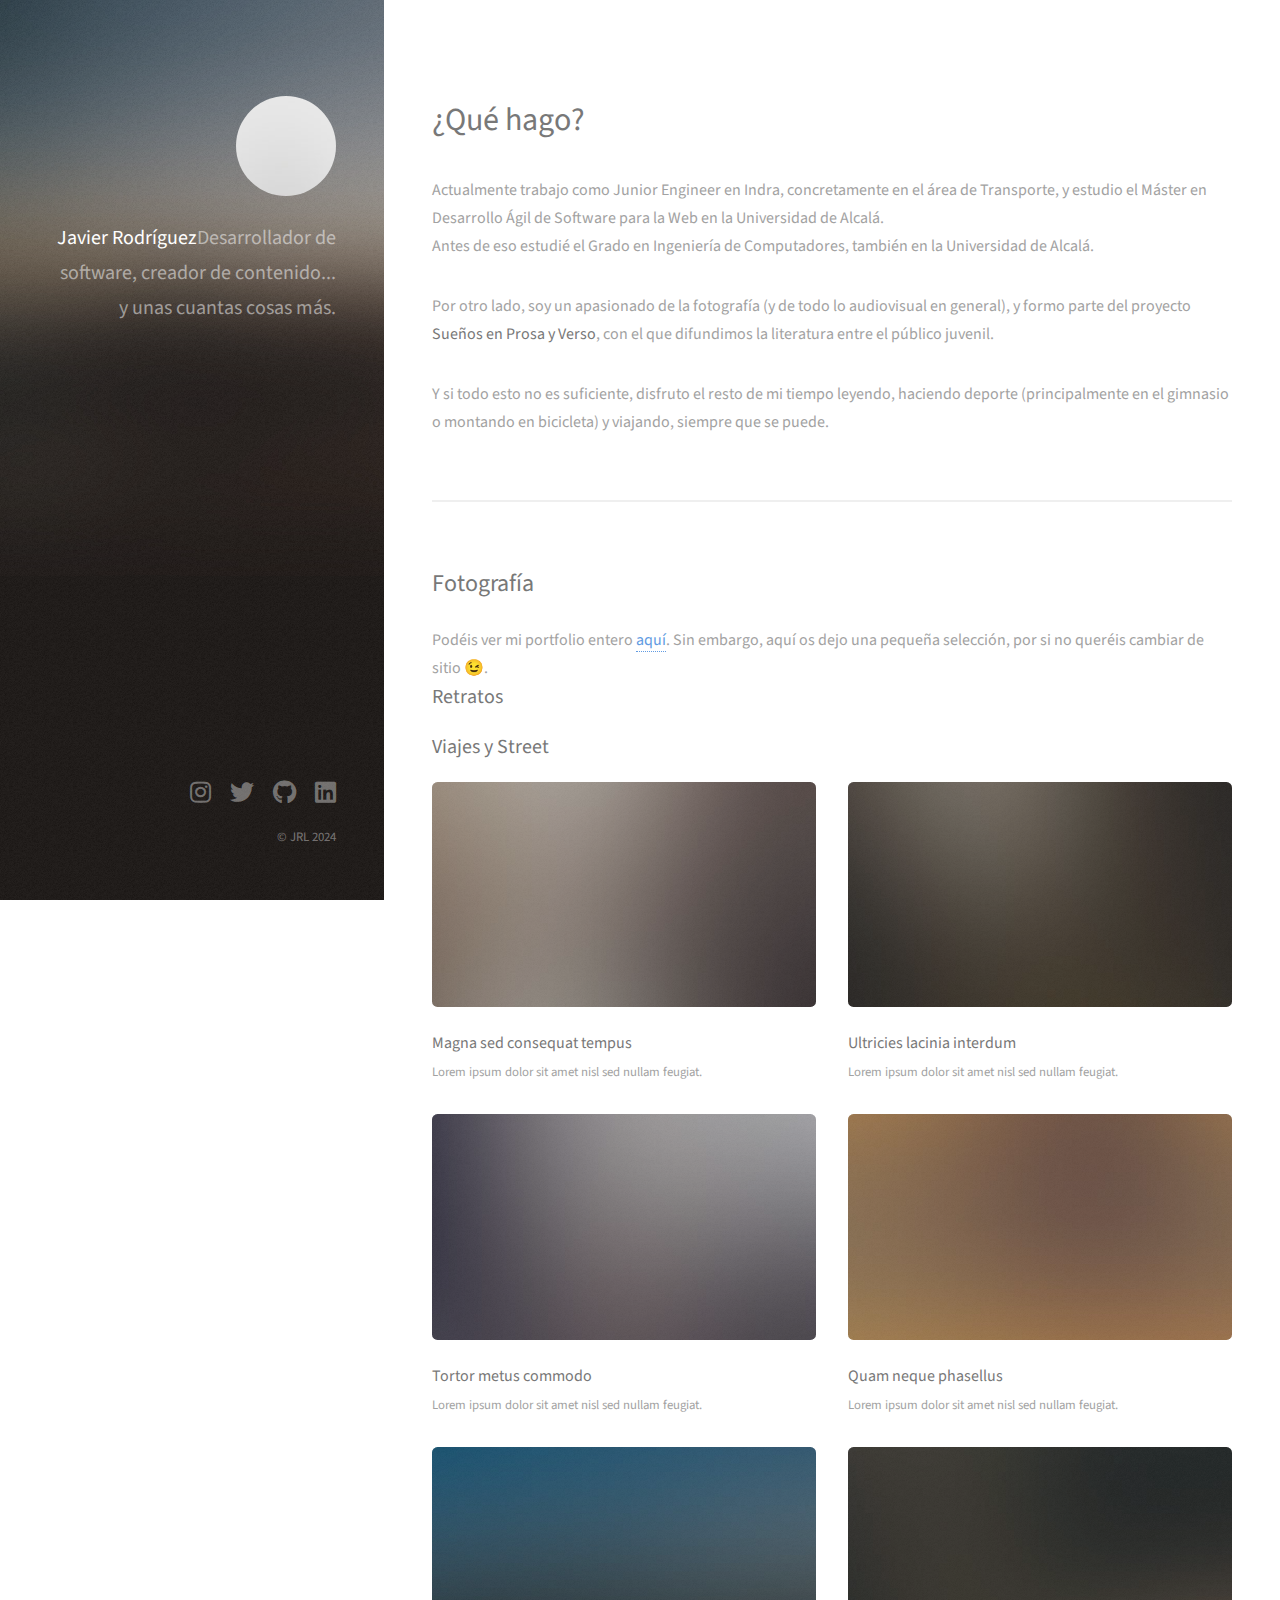
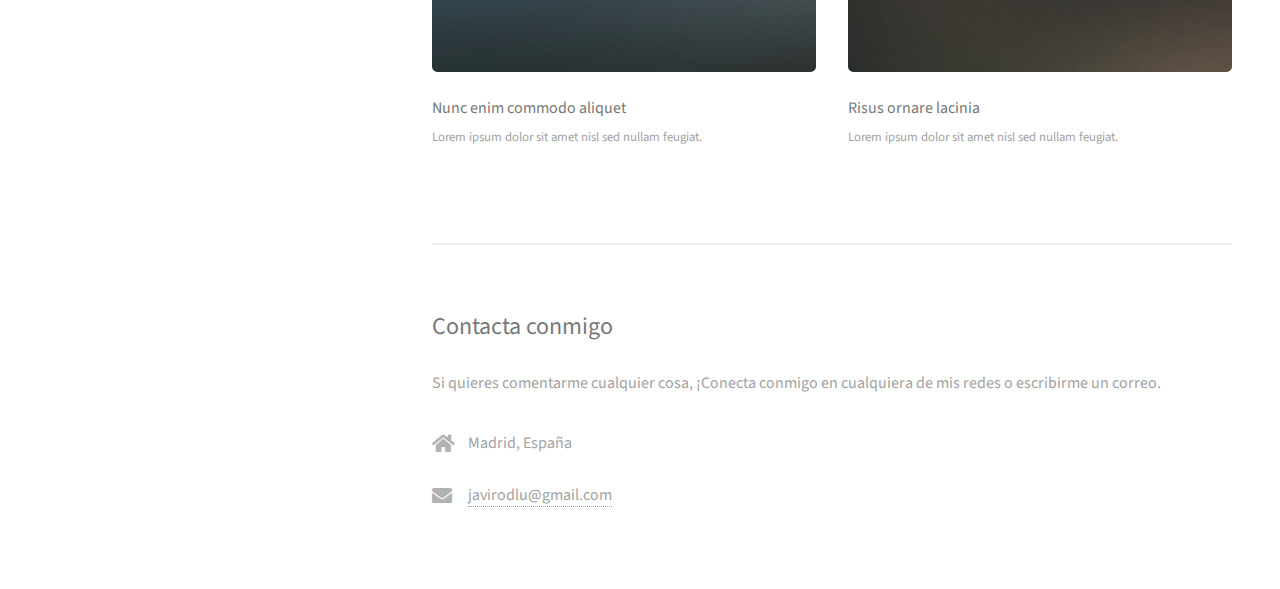
<file: index.html>
<!DOCTYPE HTML>
<!--
	Strata by Pixelarity
	pixelarity.com | hello@pixelarity.com
	License: pixelarity.com/license
-->
<html>
	<head>
		<title>Javier Rodríguez</title>
		<meta charset="utf-8" />
		<meta name="viewport" content="width=device-width, initial-scale=1, user-scalable=no" />
		<link rel="stylesheet" href="assets/css/main.css" />
		<link rel="icon" type="image/png" href="images/favicon.png"/>
	</head>
	<body class="is-preload">

		<!-- Header -->
			<header id="header">
				<div class="inner">
					<a href="#" class="image avatar"><img src="images/avatar.jpg" alt="" /></a>
					<h1><strong>Javier Rodríguez</strong><br />Desarrollador de software,<br />
					creador de contenido...<br />
					y unas cuantas cosas más.</h1>
				</div>
			</header>

		<!-- Main -->
			<div id="main">

				<!-- One -->
					<section id="one">
						<header class="major">
							<h2>¿Qué hago?</h2>
						</header>
						<p>	Actualmente trabajo como Junior Engineer en Indra, concretamente en el área de Transporte, 
							y estudio el Máster en Desarrollo Ágil de Software para la Web en la Universidad de Alcalá.<br />
							Antes de eso estudié el Grado en Ingeniería de Computadores, también en la Universidad de Alcalá.</p>
						<p>	Por otro lado, soy un apasionado de la fotografía (y de todo lo audiovisual en general), 
							y formo parte del proyecto <b>Sueños en Prosa y Verso</b>, con el que difundimos la literatura 
							entre el público juvenil. </p>
						<p> Y si todo esto no es suficiente, disfruto el resto de mi tiempo leyendo, 
							haciendo deporte (principalmente en el gimnasio o montando en bicicleta) 
							y viajando, siempre que se puede. </p>
						<!--ul class="actions">
							<li><a href="#" class="button">Learn More</a></li>
						</ul-->
					</section>

				<!-- Two -->
					<section id="two">
						<h2>Fotografía</h2>
						Podéis ver mi portfolio entero <a href="https://jrlphotography.github.io/">aquí</a>.
						Sin embargo, aquí os dejo una pequeña selección, por si no queréis cambiar de sitio 😉.
						<h3>Retratos</h3>
						<h3>Viajes y Street</h3>
						<div class="row">
							<article class="col-6 col-12-xsmall work-item">
								<a href="images/fulls/01.jpg" class="image fit thumb"><img src="images/thumbs/01.jpg" alt="" /></a>
								<h3>Magna sed consequat tempus</h3>
								<p>Lorem ipsum dolor sit amet nisl sed nullam feugiat.</p>
							</article>
							<article class="col-6 col-12-xsmall work-item">
								<a href="images/fulls/02.jpg" class="image fit thumb"><img src="images/thumbs/02.jpg" alt="" /></a>
								<h3>Ultricies lacinia interdum</h3>
								<p>Lorem ipsum dolor sit amet nisl sed nullam feugiat.</p>
							</article>
							<article class="col-6 col-12-xsmall work-item">
								<a href="images/fulls/03.jpg" class="image fit thumb"><img src="images/thumbs/03.jpg" alt="" /></a>
								<h3>Tortor metus commodo</h3>
								<p>Lorem ipsum dolor sit amet nisl sed nullam feugiat.</p>
							</article>
							<article class="col-6 col-12-xsmall work-item">
								<a href="images/fulls/04.jpg" class="image fit thumb"><img src="images/thumbs/04.jpg" alt="" /></a>
								<h3>Quam neque phasellus</h3>
								<p>Lorem ipsum dolor sit amet nisl sed nullam feugiat.</p>
							</article>
							<article class="col-6 col-12-xsmall work-item">
								<a href="images/fulls/05.jpg" class="image fit thumb"><img src="images/thumbs/05.jpg" alt="" /></a>
								<h3>Nunc enim commodo aliquet</h3>
								<p>Lorem ipsum dolor sit amet nisl sed nullam feugiat.</p>
							</article>
							<article class="col-6 col-12-xsmall work-item">
								<a href="images/fulls/06.jpg" class="image fit thumb"><img src="images/thumbs/06.jpg" alt="" /></a>
								<h3>Risus ornare lacinia</h3>
								<p>Lorem ipsum dolor sit amet nisl sed nullam feugiat.</p>
							</article>
						</div>
						<!--ul class="actions">
							<li><a href="#" class="button">Full Portfolio</a></li>
						</ul-->
					</section>

				<!-- Three -->
					<section id="three">
						<h2>Contacta conmigo</h2>
						<p>Si quieres comentarme cualquier cosa, ¡Conecta conmigo en cualquiera de mis redes o escribirme un correo.</p>
						<div class="row">
							<!--div class="col-8 col-12-small">
								<form method="post" action="#">
									<div class="row gtr-uniform gtr-50">
										<div class="col-6 col-12-xsmall"><input type="text" name="name" id="name" placeholder="Name" /></div>
										<div class="col-6 col-12-xsmall"><input type="email" name="email" id="email" placeholder="Email" /></div>
										<div class="col-12"><textarea name="message" id="message" placeholder="Message" rows="4"></textarea></div>
									</div>
								</form>
								<ul class="actions">
									<li><input type="submit" value="Send Message" /></li>
								</ul>
							</div-->
							<div class="col-4 col-12-small">
								<ul class="labeled-icons">
									<li>
										<h3 class="icon solid fa-home"><span class="label">Address</span></h3>
										Madrid, España
									</li>
									<!--li>
										<h3 class="icon solid fa-mobile-alt"><span class="label">Phone</span></h3>
										000-000-0000
									</li-->
									<li>
										<h3 class="icon solid fa-envelope"><span class="label">Email</span></h3>
										<a href="#">javirodlu@gmail.com</a>
									</li>
								</ul>
							</div>
						</div>
					</section>

				<!-- Four -->
				<!--
					<section id="four">
						<h2>Elements</h2>

						<section>
							<h4>Text</h4>
							<p>This is <b>bold</b> and this is <strong>strong</strong>. This is <i>italic</i> and this is <em>emphasized</em>.
							This is <sup>superscript</sup> text and this is <sub>subscript</sub> text.
							This is <u>underlined</u> and this is code: <code>for (;;) { ... }</code>. Finally, <a href="#">this is a link</a>.</p>
							<hr />
							<header>
								<h4>Heading with a Subtitle</h4>
								<p>Lorem ipsum dolor sit amet nullam id egestas urna aliquam</p>
							</header>
							<p>Nunc lacinia ante nunc ac lobortis. Interdum adipiscing gravida odio porttitor sem non mi integer non faucibus ornare mi ut ante amet placerat aliquet. Volutpat eu sed ante lacinia sapien lorem accumsan varius montes viverra nibh in adipiscing blandit tempus accumsan.</p>
							<header>
								<h5>Heading with a Subtitle</h5>
								<p>Lorem ipsum dolor sit amet nullam id egestas urna aliquam</p>
							</header>
							<p>Nunc lacinia ante nunc ac lobortis. Interdum adipiscing gravida odio porttitor sem non mi integer non faucibus ornare mi ut ante amet placerat aliquet. Volutpat eu sed ante lacinia sapien lorem accumsan varius montes viverra nibh in adipiscing blandit tempus accumsan.</p>
							<hr />
							<h2>Heading Level 2</h2>
							<h3>Heading Level 3</h3>
							<h4>Heading Level 4</h4>
							<h5>Heading Level 5</h5>
							<h6>Heading Level 6</h6>
							<hr />
							<h5>Blockquote</h5>
							<blockquote>Fringilla nisl. Donec accumsan interdum nisi, quis tincidunt felis sagittis eget tempus euismod. Vestibulum ante ipsum primis in faucibus vestibulum. Blandit adipiscing eu felis iaculis volutpat ac adipiscing accumsan faucibus. Vestibulum ante ipsum primis in faucibus lorem ipsum dolor sit amet nullam adipiscing eu felis.</blockquote>
							<h5>Preformatted</h5>
							<pre><code>i = 0;

while (!deck.isInOrder()) {
print 'Iteration ' + i;
deck.shuffle();
i++;
}

print 'It took ' + i + ' iterations to sort the deck.';</code></pre>
						</section>

						<section>
							<h4>Lists</h4>
							<div class="row">
								<div class="col-6 col-12-xsmall">
									<h5>Unordered</h5>
									<ul>
										<li>Dolor pulvinar etiam magna etiam.</li>
										<li>Sagittis adipiscing lorem eleifend.</li>
										<li>Felis enim feugiat dolore viverra.</li>
									</ul>
									<h5>Alternate</h5>
									<ul class="alt">
										<li>Dolor pulvinar etiam magna etiam.</li>
										<li>Sagittis adipiscing lorem eleifend.</li>
										<li>Felis enim feugiat dolore viverra.</li>
									</ul>
								</div>
								<div class="col-6 col-12-xsmall">
									<h5>Ordered</h5>
									<ol>
										<li>Dolor pulvinar etiam magna etiam.</li>
										<li>Etiam vel felis at lorem sed viverra.</li>
										<li>Felis enim feugiat dolore viverra.</li>
										<li>Dolor pulvinar etiam magna etiam.</li>
										<li>Etiam vel felis at lorem sed viverra.</li>
										<li>Felis enim feugiat dolore viverra.</li>
									</ol>
									<h5>Icons</h5>
									<ul class="icons">
										<li><a href="#" class="icon brands fa-twitter"><span class="label">Twitter</span></a></li>
										<li><a href="#" class="icon brands fa-facebook-f"><span class="label">Facebook</span></a></li>
										<li><a href="#" class="icon brands fa-instagram"><span class="label">Instagram</span></a></li>
										<li><a href="#" class="icon brands fa-github"><span class="label">Github</span></a></li>
										<li><a href="#" class="icon brands fa-dribbble"><span class="label">Dribbble</span></a></li>
										<li><a href="#" class="icon brands fa-tumblr"><span class="label">Tumblr</span></a></li>
									</ul>
								</div>
							</div>
							<h5>Actions</h5>
							<ul class="actions">
								<li><a href="#" class="button primary">Default</a></li>
								<li><a href="#" class="button">Default</a></li>
							</ul>
							<ul class="actions small">
								<li><a href="#" class="button primary small">Small</a></li>
								<li><a href="#" class="button small">Small</a></li>
							</ul>
							<div class="row">
								<div class="col-6 col-12-small">
									<ul class="actions stacked">
										<li><a href="#" class="button primary">Default</a></li>
										<li><a href="#" class="button">Default</a></li>
									</ul>
								</div>
								<div class="col-6 col-12-small">
									<ul class="actions stacked">
										<li><a href="#" class="button primary small">Small</a></li>
										<li><a href="#" class="button small">Small</a></li>
									</ul>
								</div>
								<div class="col-6 col-12-small">
									<ul class="actions stacked">
										<li><a href="#" class="button primary fit">Default</a></li>
										<li><a href="#" class="button fit">Default</a></li>
									</ul>
								</div>
								<div class="col-6 col-12-small">
									<ul class="actions stacked">
										<li><a href="#" class="button primary small fit">Small</a></li>
										<li><a href="#" class="button small fit">Small</a></li>
									</ul>
								</div>
							</div>
						</section>

						<section>
							<h4>Table</h4>
							<h5>Default</h5>
							<div class="table-wrapper">
								<table>
									<thead>
										<tr>
											<th>Name</th>
											<th>Description</th>
											<th>Price</th>
										</tr>
									</thead>
									<tbody>
										<tr>
											<td>Item One</td>
											<td>Ante turpis integer aliquet porttitor.</td>
											<td>29.99</td>
										</tr>
										<tr>
											<td>Item Two</td>
											<td>Vis ac commodo adipiscing arcu aliquet.</td>
											<td>19.99</td>
										</tr>
										<tr>
											<td>Item Three</td>
											<td> Morbi faucibus arcu accumsan lorem.</td>
											<td>29.99</td>
										</tr>
										<tr>
											<td>Item Four</td>
											<td>Vitae integer tempus condimentum.</td>
											<td>19.99</td>
										</tr>
										<tr>
											<td>Item Five</td>
											<td>Ante turpis integer aliquet porttitor.</td>
											<td>29.99</td>
										</tr>
									</tbody>
									<tfoot>
										<tr>
											<td colspan="2"></td>
											<td>100.00</td>
										</tr>
									</tfoot>
								</table>
							</div>

							<h5>Alternate</h5>
							<div class="table-wrapper">
								<table class="alt">
									<thead>
										<tr>
											<th>Name</th>
											<th>Description</th>
											<th>Price</th>
										</tr>
									</thead>
									<tbody>
										<tr>
											<td>Item One</td>
											<td>Ante turpis integer aliquet porttitor.</td>
											<td>29.99</td>
										</tr>
										<tr>
											<td>Item Two</td>
											<td>Vis ac commodo adipiscing arcu aliquet.</td>
											<td>19.99</td>
										</tr>
										<tr>
											<td>Item Three</td>
											<td> Morbi faucibus arcu accumsan lorem.</td>
											<td>29.99</td>
										</tr>
										<tr>
											<td>Item Four</td>
											<td>Vitae integer tempus condimentum.</td>
											<td>19.99</td>
										</tr>
										<tr>
											<td>Item Five</td>
											<td>Ante turpis integer aliquet porttitor.</td>
											<td>29.99</td>
										</tr>
									</tbody>
									<tfoot>
										<tr>
											<td colspan="2"></td>
											<td>100.00</td>
										</tr>
									</tfoot>
								</table>
							</div>
						</section>

						<section>
							<h4>Buttons</h4>
							<ul class="actions">
								<li><a href="#" class="button primary">Primary</a></li>
								<li><a href="#" class="button">Default</a></li>
							</ul>
							<ul class="actions">
								<li><a href="#" class="button large">Large</a></li>
								<li><a href="#" class="button">Default</a></li>
								<li><a href="#" class="button small">Small</a></li>
							</ul>
							<ul class="actions fit">
								<li><a href="#" class="button primary fit">Fit</a></li>
								<li><a href="#" class="button fit">Fit</a></li>
							</ul>
							<ul class="actions fit small">
								<li><a href="#" class="button primary fit small">Fit + Small</a></li>
								<li><a href="#" class="button fit small">Fit + Small</a></li>
							</ul>
							<ul class="actions">
								<li><a href="#" class="button primary icon solid fa-download">Icon</a></li>
								<li><a href="#" class="button icon solid fa-download">Icon</a></li>
							</ul>
							<ul class="actions">
								<li><span class="button primary disabled">Primary</span></li>
								<li><span class="button disabled">Default</span></li>
							</ul>
						</section>

						<section>
							<h4>Form</h4>
							<form method="post" action="#">
								<div class="row gtr-uniform gtr-50">
									<div class="col-6 col-12-xsmall">
										<input type="text" name="demo-name" id="demo-name" value="" placeholder="Name" />
									</div>
									<div class="col-6 col-12-xsmall">
										<input type="email" name="demo-email" id="demo-email" value="" placeholder="Email" />
									</div>
									<div class="col-12">
										<select name="demo-category" id="demo-category">
											<option value="">- Category -</option>
											<option value="1">Manufacturing</option>
											<option value="1">Shipping</option>
											<option value="1">Administration</option>
											<option value="1">Human Resources</option>
										</select>
									</div>
									<div class="col-4 col-12-small">
										<input type="radio" id="demo-priority-low" name="demo-priority" checked>
										<label for="demo-priority-low">Low Priority</label>
									</div>
									<div class="col-4 col-12-small">
										<input type="radio" id="demo-priority-normal" name="demo-priority">
										<label for="demo-priority-normal">Normal Priority</label>
									</div>
									<div class="col-4 col-12-small">
										<input type="radio" id="demo-priority-high" name="demo-priority">
										<label for="demo-priority-high">High Priority</label>
									</div>
									<div class="col-6 col-12-small">
										<input type="checkbox" id="demo-copy" name="demo-copy">
										<label for="demo-copy">Email me a copy of this message</label>
									</div>
									<div class="col-6 col-12-small">
										<input type="checkbox" id="demo-human" name="demo-human" checked>
										<label for="demo-human">I am a human and not a robot</label>
									</div>
									<div class="col-12">
										<textarea name="demo-message" id="demo-message" placeholder="Enter your message" rows="6"></textarea>
									</div>
									<div class="col-12">
										<ul class="actions">
											<li><input type="submit" value="Send Message" class="primary" /></li>
											<li><input type="reset" value="Reset" /></li>
										</ul>
									</div>
								</div>
							</form>
						</section>

						<section>
							<h4>Image</h4>
							<h5>Fit</h5>
							<div class="box alt">
								<div class="row gtr-50 gtr-uniform">
									<div class="col-12"><span class="image fit"><img src="images/fulls/05.jpg" alt="" /></span></div>
									<div class="col-4"><span class="image fit"><img src="images/thumbs/01.jpg" alt="" /></span></div>
									<div class="col-4"><span class="image fit"><img src="images/thumbs/02.jpg" alt="" /></span></div>
									<div class="col-4"><span class="image fit"><img src="images/thumbs/03.jpg" alt="" /></span></div>
									<div class="col-4"><span class="image fit"><img src="images/thumbs/04.jpg" alt="" /></span></div>
									<div class="col-4"><span class="image fit"><img src="images/thumbs/05.jpg" alt="" /></span></div>
									<div class="col-4"><span class="image fit"><img src="images/thumbs/06.jpg" alt="" /></span></div>
									<div class="col-4"><span class="image fit"><img src="images/thumbs/03.jpg" alt="" /></span></div>
									<div class="col-4"><span class="image fit"><img src="images/thumbs/02.jpg" alt="" /></span></div>
									<div class="col-4"><span class="image fit"><img src="images/thumbs/01.jpg" alt="" /></span></div>
								</div>
							</div>
							<h5>Left &amp; Right</h5>
							<p><span class="image left"><img src="images/avatar.jpg" alt="" /></span>Fringilla nisl. Donec accumsan interdum nisi, quis tincidunt felis sagittis eget. tempus euismod. Vestibulum ante ipsum primis in faucibus vestibulum. Blandit adipiscing eu felis iaculis volutpat ac adipiscing accumsan eu faucibus. Integer ac pellentesque praesent tincidunt felis sagittis eget. tempus euismod. Vestibulum ante ipsum primis in faucibus vestibulum. Blandit adipiscing eu felis iaculis volutpat ac adipiscing accumsan eu faucibus. Integer ac pellentesque praesent. Donec accumsan interdum nisi, quis tincidunt felis sagittis eget. tempus euismod. Vestibulum ante ipsum primis in faucibus vestibulum. Blandit adipiscing eu felis iaculis volutpat ac adipiscing accumsan eu faucibus. Integer ac pellentesque praesent tincidunt felis sagittis eget. tempus euismod. Vestibulum ante ipsum primis in faucibus vestibulum. Blandit adipiscing eu felis iaculis volutpat ac adipiscing accumsan eu faucibus. Integer ac pellentesque praesent.</p>
							<p><span class="image right"><img src="images/avatar.jpg" alt="" /></span>Fringilla nisl. Donec accumsan interdum nisi, quis tincidunt felis sagittis eget. tempus euismod. Vestibulum ante ipsum primis in faucibus vestibulum. Blandit adipiscing eu felis iaculis volutpat ac adipiscing accumsan eu faucibus. Integer ac pellentesque praesent tincidunt felis sagittis eget. tempus euismod. Vestibulum ante ipsum primis in faucibus vestibulum. Blandit adipiscing eu felis iaculis volutpat ac adipiscing accumsan eu faucibus. Integer ac pellentesque praesent. Donec accumsan interdum nisi, quis tincidunt felis sagittis eget. tempus euismod. Vestibulum ante ipsum primis in faucibus vestibulum. Blandit adipiscing eu felis iaculis volutpat ac adipiscing accumsan eu faucibus. Integer ac pellentesque praesent tincidunt felis sagittis eget. tempus euismod. Vestibulum ante ipsum primis in faucibus vestibulum. Blandit adipiscing eu felis iaculis volutpat ac adipiscing accumsan eu faucibus. Integer ac pellentesque praesent.</p>
						</section>

					</section>
				-->

			</div>

		<!-- Footer -->
			<footer id="footer">
				<div class="inner">
					<ul class="icons">
						<li><a href="#" class="icon brands fa-instagram"><span class="label">Instagram</span></a></li>
						<li><a href="https://x.com/JaviRo312" class="icon brands fa-twitter"><span class="label">X</span></a></li>
						<li><a href="https://github.com/JaviRodLu" class="icon brands fa-github"><span class="label">Github</span></a></li>
						<li><a href="https://www.linkedin.com/in/javirodlu/" class="icon brands fa-linkedin"><span class="label">LinkedIn</span></a></li>
						<!--li><a href="#" class="icon solid fa-envelope"><span class="label">Email</span></a></li-->
					</ul>
					<ul class="copyright">
						<li>&copy; JRL 2024</li>
					</ul>
				</div>
			</footer>

		<!-- Scripts -->
			<script src="assets/js/jquery.min.js"></script>
			<script src="assets/js/jquery.poptrox.min.js"></script>
			<script src="assets/js/browser.min.js"></script>
			<script src="assets/js/breakpoints.min.js"></script>
			<script src="assets/js/util.js"></script>
			<script src="assets/js/main.js"></script>

	</body>
</html>
</file>
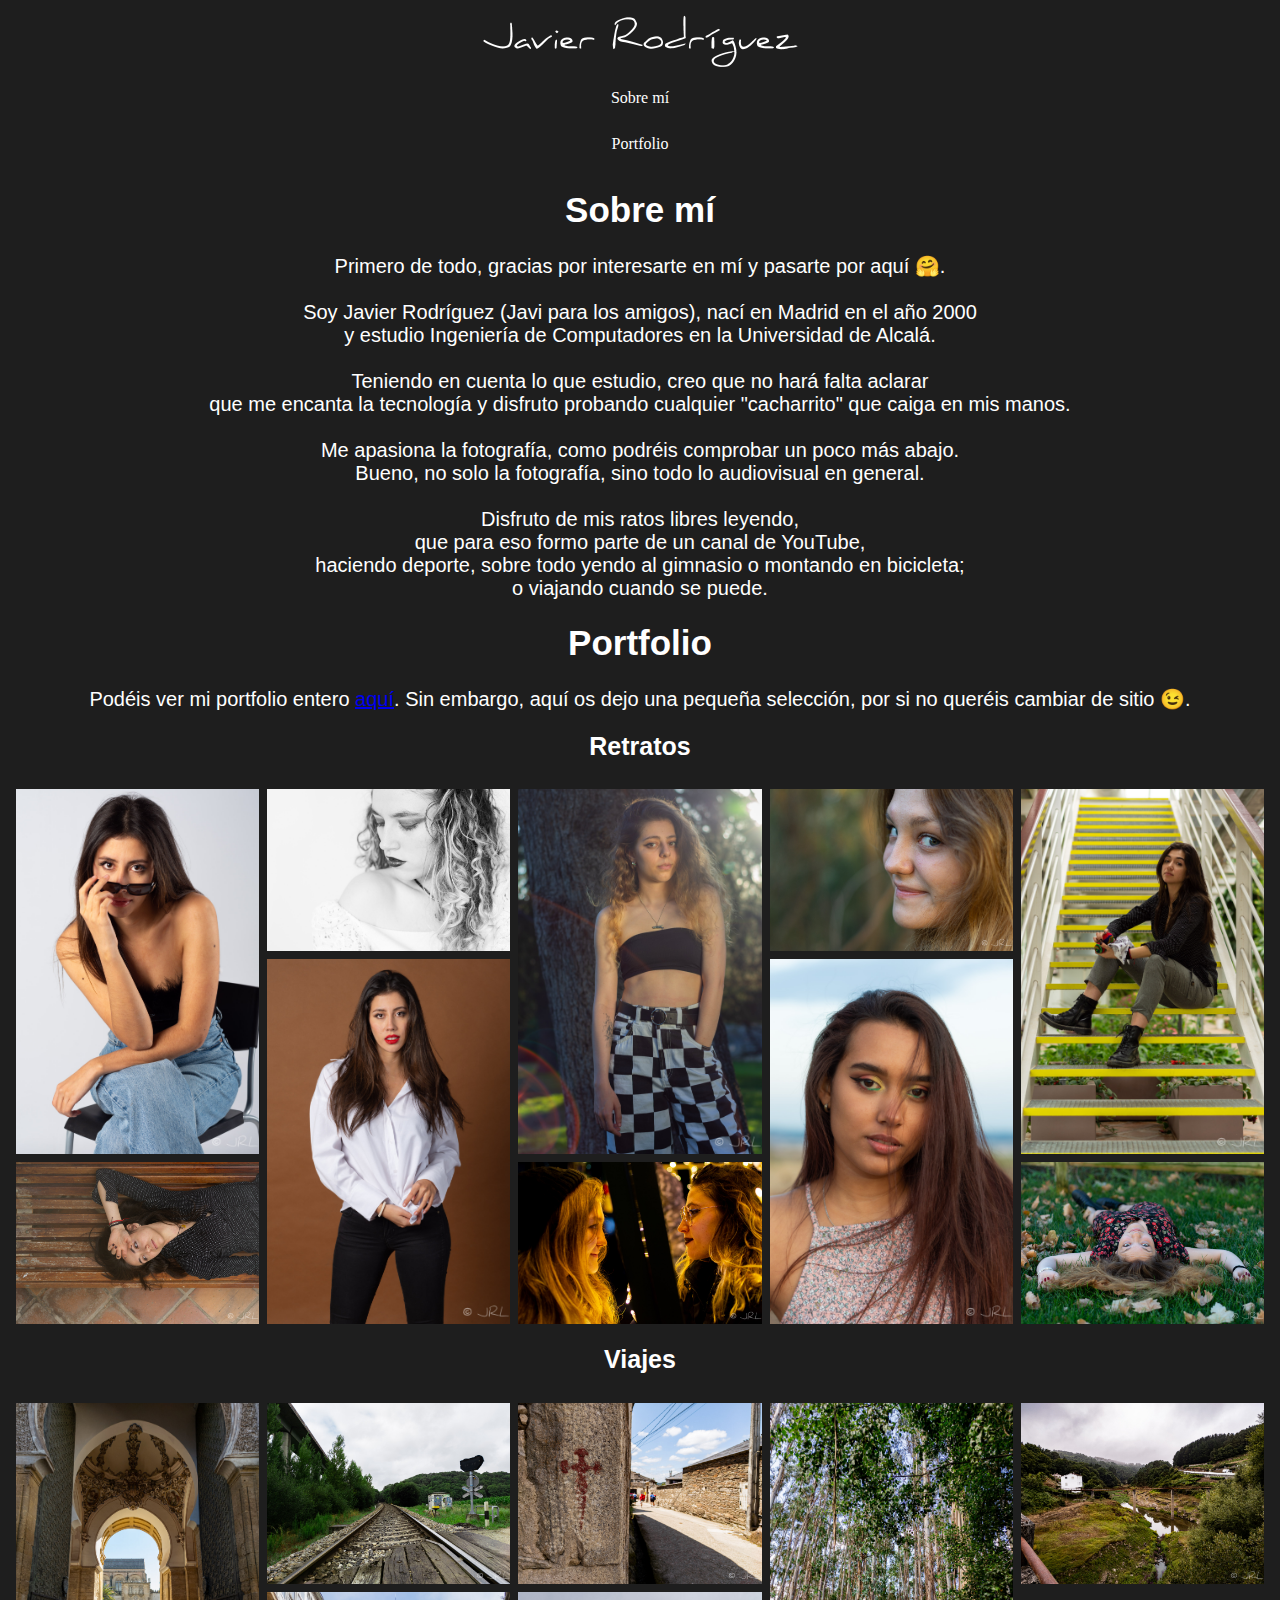
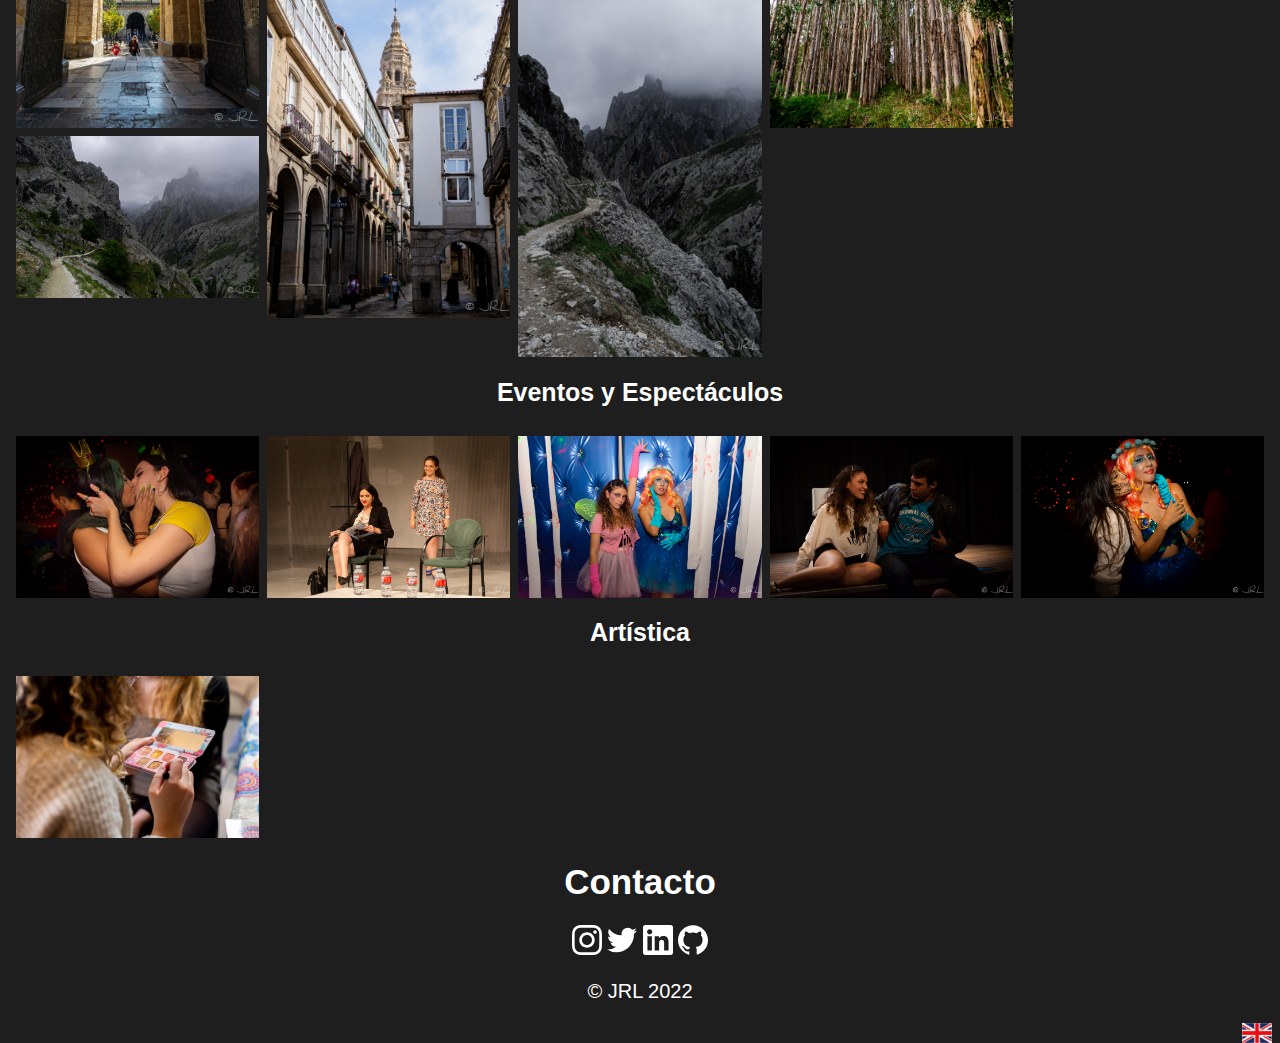
<file: _old/index.html>
<!doctype html>
<html>
	<head>
		<meta charset="utf-8" name="viewport" content="width=device-width, initial-scale=1.0">
		<link rel="icon" type="image/png" href="images/resources/favicon.png"/>
		<style>
			@import url("jrl.css");
		</style>
		<title>Javier Rodríguez</title>
	</head>

	<body>
		<header>
			<img src="images/resources/nombre.png" width="320" height="60" alt="Javier Rodríguez">
		</header>
		<nav>
				<ul>
					<li><a href="#sobremi">Sobre mí</a></li>
					<li><a href="#portfolio">Portfolio</a></li>
				</ul>
			</nav>
		<section>
			<h1 id="sobremi">Sobre mí</h1>
			<p>
				Primero de todo, gracias por interesarte en mí y pasarte por aquí 🤗.<br><br>
				
				Soy Javier Rodríguez (Javi para los amigos), nací en Madrid en el año 2000<br>y estudio Ingeniería de Computadores en la Universidad de Alcalá.<br><br>

				Teniendo en cuenta lo que estudio, creo que no hará falta aclarar<br>
				que me encanta la tecnología y disfruto probando cualquier "cacharrito" que caiga en mis manos.<br><br>

				Me apasiona la fotografía, como podréis comprobar un poco más abajo.<br>
				Bueno, no solo la fotografía, sino todo lo audiovisual en general.<br><br>

				Disfruto de mis ratos libres leyendo,<br>
				que para eso formo parte de un canal de YouTube,<br>
				haciendo deporte, sobre todo yendo al gimnasio o montando en bicicleta;<br>
				o viajando cuando se puede.
			</p>
		</section>
		<section>
			<h1 id="portfolio">Portfolio</h1>
			<p>
				Podéis ver mi portfolio entero <a href="https://jrlphotography.github.io/">aquí</a>.
				Sin embargo, aquí os dejo una pequeña selección, por si no queréis cambiar de sitio 😉. 
			</p>
			<h2>Retratos</h2>
			<div class="row">
				<div class="column">
					<img src="images/portfolio/retratos/samia_27ene22-2.jpg" alt="Samia">
					<img src="images/portfolio/retratos/Dome_25-03-2022-3.jpg" alt="Doménica">
				</div>
				<div class="column">
					<img src="images/portfolio/retratos/Alba_SerLaOtra-1.jpg" alt="Alba">
					<img src="images/portfolio/retratos/samia_27ene22-4.jpg" alt="Samia">
				</div>
				<div class="column">
					<img src="images/portfolio/retratos/Alicia_10-06-2022-11.jpg" alt="Alicia">
					<img src="images/portfolio/retratos/NavidadTorrejon2019-1.jpg" alt="Bárbara y Alba">
				</div>
				<div class="column">
					<img src="images/portfolio/retratos/Barbara_20-08-2021-2.jpg" alt="Bárbara">
					<img src="images/portfolio/retratos/Jael_22-09-2020-11.jpg" alt="Jael">
				</div>
				<div class="column">
					<img src="images/portfolio/retratos/Dome_25-03-2022-1.jpg" alt="Doménica">
					<img src="images/portfolio/retratos/Barbara_20-08-2021-3.jpg" alt="Bárbara">
				</div>
			</div>
			<h2>Viajes</h2>
			<div class="row">
				<div class="column">
					<img src="images/portfolio/viajes/MezquitaCordoba_31-12-2021-1.jpg" alt="Mezquita de Córdoba">
					<img src="images/portfolio/viajes/RutaDelCares2018-2.jpg" alt="Ruta del Cares">
				</div>
				<div class="column">
					<img src="images/portfolio/viajes/CaminoDeSantiago2021-2.jpg" alt="Camino de Santiago">
					<img src="images/portfolio/viajes/CaminoDeSantiago2021-10.jpg" alt="Santiago de Compostela">
				</div>
				<div class="column">
					<img src="images/portfolio/viajes/CaminoDeSantiago2021-4.jpg" alt="Camino de Santiago">
					<img src="images/portfolio/viajes/RutaDelCares2018-1.jpg" alt="Ruta del Cares">
				</div>
				<div class="column">
					<img src="images/portfolio/viajes/CaminoDeSantiago2021-8.jpg" alt="Camino de Santiago">
				</div>
				<div class="column">
					<img src="images/portfolio/viajes/CaminoDeSantiago2021-6.jpg" alt="Camino de Santiago">
				</div>
			</div>
			<h2>Eventos y Espectáculos</h2>
			<div class="row">
				<div class="column">
					<img src="images/portfolio/social y eventos/FiestaHalloweenAmorevo2021-1.jpg" alt="Halloween">
				</div>
				<div class="column">
					<img src="images/portfolio/social y eventos/MetodoGronholm_29-07-2021-1.jpg" alt="Método Grönholm">
				</div>
				<div class="column">
					<img src="images/portfolio/social y eventos/FiestaHalloweenAmorevo2021-2.jpg" alt="Halloween">
				</div>
				<div class="column">
					<img src="images/portfolio/social y eventos/Malditos16_02-07-2021-2.jpg" alt="Halloween">
				</div>
				<div class="column">
					<img src="images/portfolio/social y eventos/FiestaHalloweenAmorevo2021-4.jpg" alt="Halloween">
				</div>
			</div>
			<h2>Artística</h2>
			<div class="row">
				<div class="column">
					<img src="images/portfolio/artistica/ArbolDeLibros_13-12-2020-1.jpg" alt="Maquillaje">
				</div>
				<div class="column">

				</div>
				<div class="column">

				</div>
				<div class="column">

				</div>
				<div class="column">

				</div>
			</div>
		</section>
	</body>

	<footer>
		<h1 id="contacto">Contacto</h1>
		<p>
			<a href="https://www.instagram.com/jrlphotos_/"><img src="images/resources/instagram.svg" width="30" alt="Link a Instagram (@jrlphotos_)"></a>
			<a href="https://twitter.com/JaviRo312"><img src="images/resources/twitter.svg" width="30" alt="Link a Twitter (JaviRo312)"></a>
			<a href= "https://linkedin.com/in/JaviRodLu/"><img src="images/resources/linkedin.svg" width="30" alt="Link a LinkedIn (JaviRodLu)"></a>
			<a href="https://github.com/JaviRodLu"><img src="images/resources/github.svg" width="30" alt="Link a GitHub (JaviRodLu)"></a></p>	
		<p>© JRL 2022</p>
		<a href="index-en.html"><img src="images/resources/english.png" width="30" height="20" align="right" alt="Ver en inglés"></a>
	</footer>
</html>
</file>
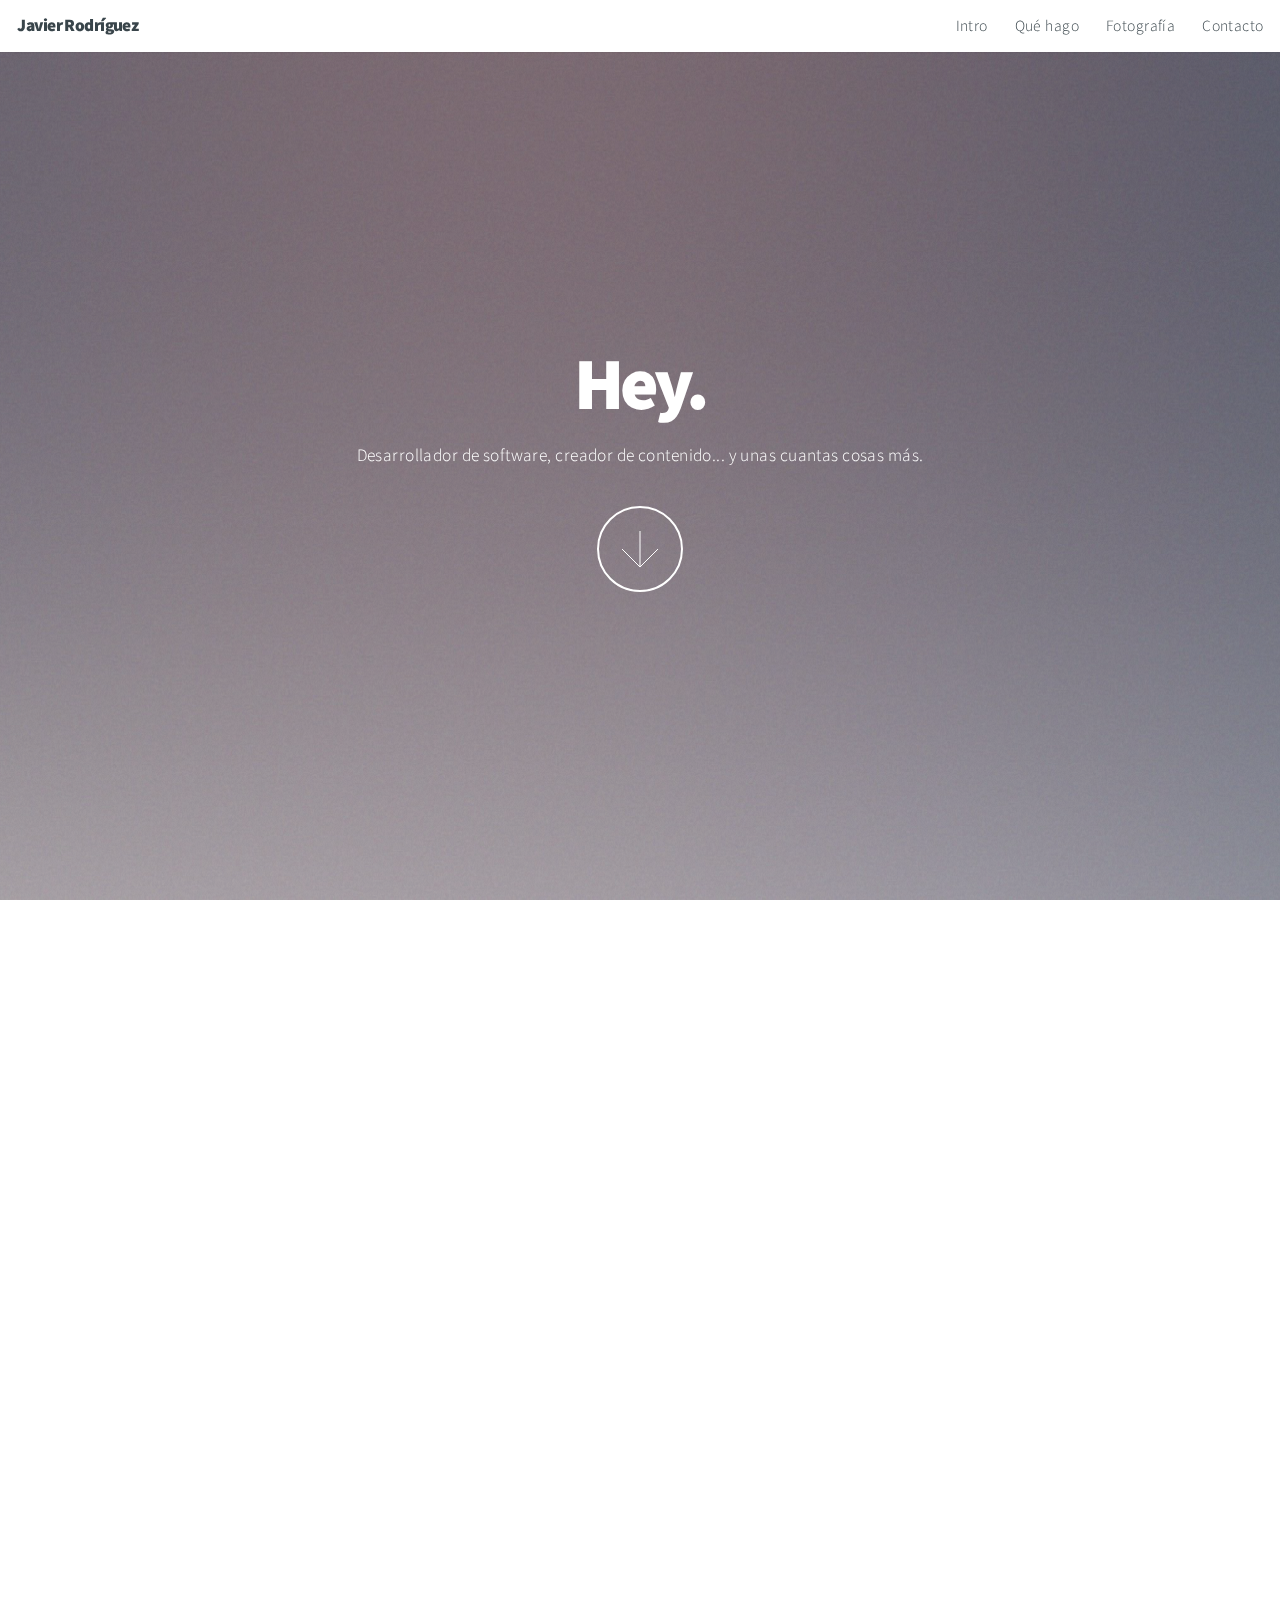
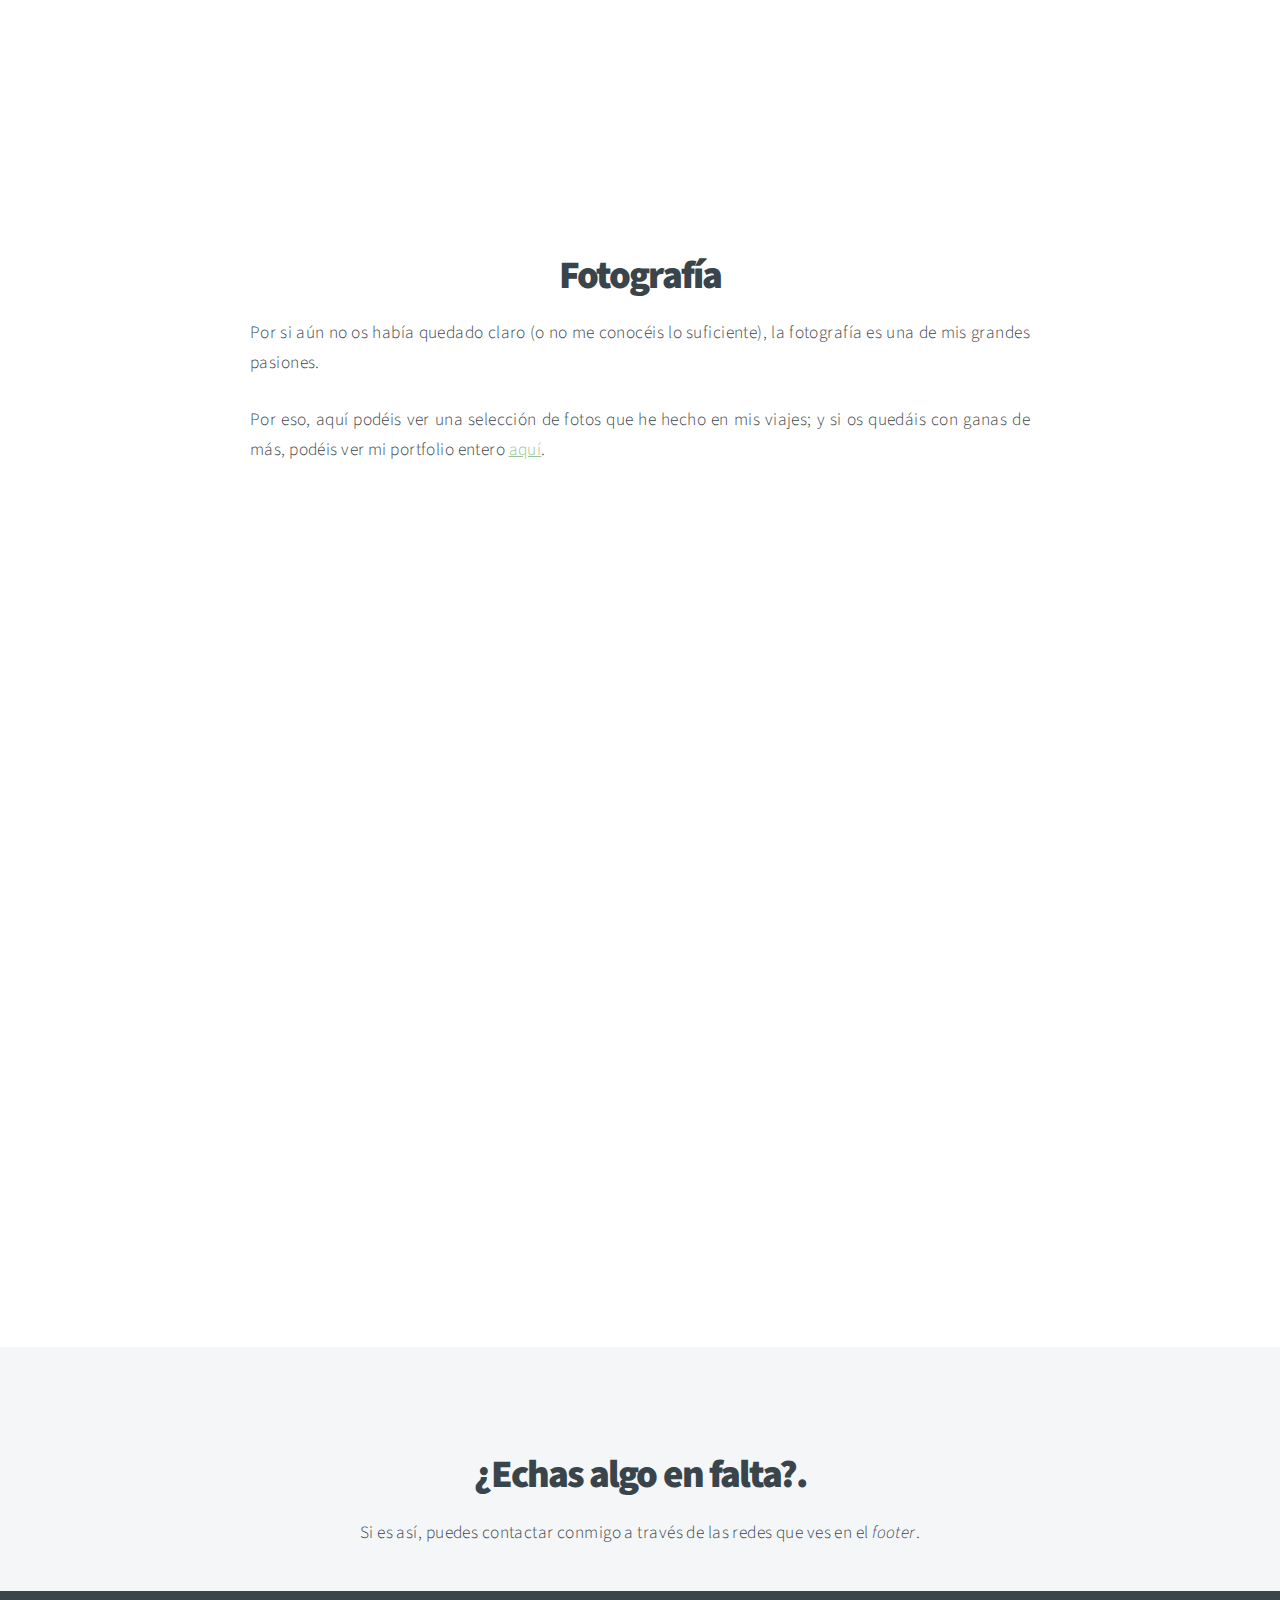
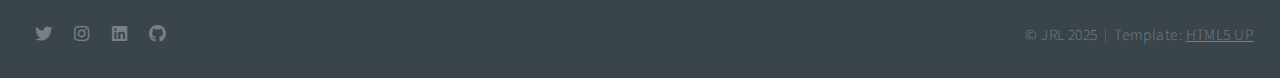
<file: new_ver/index.html>
<!DOCTYPE HTML>
<!--
	Big Picture by HTML5 UP
	html5up.net | @ajlkn
	Free for personal and commercial use under the CCA 3.0 license (html5up.net/license)
-->
<html>
	<head>
		<title>Javier Rodríguez</title>
		<meta charset="utf-8" />
		<meta name="viewport" content="width=device-width, initial-scale=1, user-scalable=no" />
		<link rel="stylesheet" href="assets/css/main.css" />
		<link rel="icon" type="image/png" href="images/favicon.png"/>
		<noscript><link rel="stylesheet" href="assets/css/noscript.css" /></noscript>
	</head>
	<body class="is-preload">

		<!-- Header -->
			<header id="header">
				<h1>Javier Rodríguez</h1>
				<nav>
					<ul>
						<li><a href="#intro">Intro</a></li>
						<li><a href="#que-hago">Qué hago</a></li>
						<!--li><a href="#quien-soy">Quién soy</a></li-->
						<li><a href="#fotografia">Fotografía</a></li>
						<li><a href="#contact">Contacto</a></li>
					</ul>
				</nav>
			</header>

		<!-- Intro -->
			<section id="intro" class="main style1 dark fullscreen">
				<div class="content">
					<header>
						<h2>Hey.</h2>
					</header>
					<p>Desarrollador de software, creador de contenido... y unas cuantas cosas más.</p>
					<footer>
						<a href="#que-hago" class="button style2 down">More</a>
					</footer>
				</div>
			</section>

		<!-- que-hago -->
			<section id="que-hago" class="main style2 right dark fullscreen">
				<div class="content box style2">
					<header>
						<h2>Qué hago</h2>
					</header>
					<p style="text-align: justify;">Actualmente trabajo como desarrollador backend en Indra, concretamente en el área de Transporte, 
						y estudio el Máster en Desarrollo Ágil de Software para la Web en la Universidad de Alcalá.<br />
						Antes de eso estudié el Grado en Ingeniería de Computadores, también en la Universidad de Alcalá.</p>
					<p style="text-align: justify;">Por otro lado, soy un apasionado de la fotografía (y de todo lo audiovisual en general), 
						y formo parte del proyecto <a href="https://www.youtube.com/@canalprosayverso">Sueños en Prosa y Verso</a>, con el que difundimos la literatura 
						entre el público juvenil. </p>
					<p style="text-align: justify;">Y si todo esto no es suficiente, disfruto el resto de mi tiempo leyendo, escuchando música,
						haciendo deporte (principalmente en el gimnasio o montando en bicicleta) y viajando, siempre que se puede. </p>
				</div>
				<a href="#quien-soy" class="button style2 down anchored">Next</a>
			</section>

		<!-- quien-soy -->
			<!--section id="quien-soy" class="main style2 left dark fullscreen">
				<div class="content box style2">
					<header>
						<h2>Who I Am</h2>
					</header>
					<p>Lorem ipsum dolor sit amet et sapien sed elementum egestas dolore condimentum.
					Fusce blandit ultrices sapien, in accumsan orci rhoncus eu. Sed sodales venenatis arcu,
					id varius justo euismod in. Curabitur egestas consectetur magna.</p>
				</div>
				<a href="#fotografia" class="button style2 down anchored">Next</a>
			</section-->

		<!-- Work -->
			<section id="fotografia" class="main style3 primary">
				<div class="content">
					<header>
						<h2>Fotografía</h2>
						<p style="text-align: justify;">Por si aún no os había quedado claro (o no me conocéis lo suficiente), la fotografía es una de mis grandes pasiones.</p>
						<p style="text-align: justify;">Por eso, aquí podéis ver una selección de fotos que he hecho en mis viajes; y si os quedáis con ganas de más, podéis ver mi portfolio entero <a href="https://jrlphotography.github.io/">aquí</a>.
					</header>

					<!-- Gallery  -->
						<div class="gallery">
							<article class="from-left">
								<a href="images/fulls/01.jpg" class="image fit"><img src="images/thumbs/01.jpg" title="The Anonymous Red" alt="" /></a>
							</article>
							<article class="from-right">
								<a href="images/fulls/02.jpg" class="image fit"><img src="images/thumbs/02.jpg" title="Airchitecture II" alt="" /></a>
							</article>
							<article class="from-left">
								<a href="images/fulls/03.jpg" class="image fit"><img src="images/thumbs/03.jpg" title="Air Lounge" alt="" /></a>
							</article>
							<article class="from-right">
								<a href="images/fulls/04.jpg" class="image fit"><img src="images/thumbs/04.jpg" title="Carry on" alt="" /></a>
							</article>
							<article class="from-left">
								<a href="images/fulls/05.jpg" class="image fit"><img src="images/thumbs/05.jpg" title="The sparkling shell" alt="" /></a>
							</article>
							<article class="from-right">
								<a href="images/fulls/06.jpg" class="image fit"><img src="images/thumbs/06.jpg" title="Bent IX" alt="" /></a>
							</article>
						</div>

				</div>
			</section>

		<!-- Contact -->
			<section id="contact" class="main style3 secondary">
				<div class="content">
					<header>
						<h2>¿Echas algo en falta?.</h2>
						<p>Si es así, puedes contactar conmigo a través de las redes que ves en el <i>footer</i>.</p>
					</header>
					<!--div class="box">
						<form method="post" action="#">
							<div class="fields">
								<div class="field half"><input type="text" name="name" placeholder="Name" /></div>
								<div class="field half"><input type="email" name="email" placeholder="Email" /></div>
								<div class="field"><textarea name="message" placeholder="Message" rows="6"></textarea></div>
							</div>
							<ul class="actions special">
								<li><input type="submit" value="Send Message" /></li>
							</ul>
						</form>
					</div-->
				</div>
			</section>

		<!-- Footer -->
			<footer id="footer">

				<!-- Icons -->
					<ul class="icons">
						<li><a href="https://x.com/JaviRo312" class="icon brands fa-twitter"><span class="label">Twitter</span></a></li>
						<!--li><a href="#" class="icon brands fa-facebook-f"><span class="label">Facebook</span></a></li-->
						<li><a href="https://www.instagram.com/jrlphotos_" class="icon brands fa-instagram"><span class="label">Instagram</span></a></li>
						<li><a href="https://www.linkedin.com/in/javirodlu/" class="icon brands fa-linkedin"><span class="label">LinkedIn</span></a></li>
						<li><a href="https://github.com/JaviRodLu" class="icon brands fa-github"><span class="label">Github</span></a></li>
						<!--li><a href="#" class="icon brands fa-dribbble"><span class="label">Dribbble</span></a></li-->
						<!--li><a href="#" class="icon brands fa-pinterest"><span class="label">Pinterest</span></a></li-->
					</ul>

				<!-- Menu -->
					<ul class="menu">
						<li>&copy; JRL 2025</li><li>Template: <a href="https://html5up.net">HTML5 UP</a></li>
					</ul>

			</footer>

		<!-- Scripts -->
			<script src="assets/js/jquery.min.js"></script>
			<script src="assets/js/jquery.poptrox.min.js"></script>
			<script src="assets/js/jquery.scrolly.min.js"></script>
			<script src="assets/js/jquery.scrollex.min.js"></script>
			<script src="assets/js/browser.min.js"></script>
			<script src="assets/js/breakpoints.min.js"></script>
			<script src="assets/js/util.js"></script>
			<script src="assets/js/main.js"></script>

	</body>
</html>
</file>
<file: new_ver/assets/css/noscript.css>
/*
	Big Picture by HTML5 UP
	html5up.net | @ajlkn
	Free for personal and commercial use under the CCA 3.0 license (html5up.net/license)
*/

/* Loader */

	body:before, body:after {
		display: none;
	}
</file>
<file: assets/css/main.css>
@import url("fontawesome-all.min.css");
@import url("https://fonts.googleapis.com/css?family=Source+Sans+Pro:400,400italic");

/*
	Strata by Pixelarity
	pixelarity.com | hello@pixelarity.com
	License: pixelarity.com/license
*/

html, body, div, span, applet, object,
iframe, h1, h2, h3, h4, h5, h6, p, blockquote,
pre, a, abbr, acronym, address, big, cite,
code, del, dfn, em, img, ins, kbd, q, s, samp,
small, strike, strong, sub, sup, tt, var, b,
u, i, center, dl, dt, dd, ol, ul, li, fieldset,
form, label, legend, table, caption, tbody,
tfoot, thead, tr, th, td, article, aside,
canvas, details, embed, figure, figcaption,
footer, header, hgroup, menu, nav, output, ruby,
section, summary, time, mark, audio, video {
	margin: 0;
	padding: 0;
	border: 0;
	font-size: 100%;
	font: inherit;
	vertical-align: baseline;}

article, aside, details, figcaption, figure,
footer, header, hgroup, menu, nav, section {
	display: block;}

body {
	line-height: 1;
}

ol, ul {
	list-style: none;
}

blockquote, q {
	quotes: none;
}

	blockquote:before, blockquote:after, q:before, q:after {
		content: '';
		content: none;
	}

table {
	border-collapse: collapse;
	border-spacing: 0;
}

body {
	-webkit-text-size-adjust: none;
}

mark {
	background-color: transparent;
	color: inherit;
}

input::-moz-focus-inner {
	border: 0;
	padding: 0;
}

input, select, textarea {
	-moz-appearance: none;
	-webkit-appearance: none;
	-ms-appearance: none;
	appearance: none;
}

/* Basic */

	html {
		box-sizing: border-box;
	}

	*, *:before, *:after {
		box-sizing: inherit;
	}

	body {
		background: #fff;
	}

		body.is-preload *, body.is-preload *:before, body.is-preload *:after {
			-moz-animation: none !important;
			-webkit-animation: none !important;
			-ms-animation: none !important;
			animation: none !important;
			-moz-transition: none !important;
			-webkit-transition: none !important;
			-ms-transition: none !important;
			transition: none !important;
		}

	body, input, select, textarea {
		color: #a2a2a2;
		font-family: "Source Sans Pro", Helvetica, sans-serif;
		font-size: 16pt;
		font-weight: 400;
		line-height: 1.75em;
	}

	a {
		-moz-transition: color 0.2s ease-in-out, border-color 0.2s ease-in-out;
		-webkit-transition: color 0.2s ease-in-out, border-color 0.2s ease-in-out;
		-ms-transition: color 0.2s ease-in-out, border-color 0.2s ease-in-out;
		transition: color 0.2s ease-in-out, border-color 0.2s ease-in-out;
		border-bottom: dotted 1px;
		color: #619be2;
		text-decoration: none;
	}

		a:hover {
			border-bottom-color: transparent;
			color: #619be2 !important;
			text-decoration: none;
		}

	strong, b {
		color: #787878;
		font-weight: 400;
	}

	em, i {
		font-style: italic;
	}

	p {
		margin: 0 0 2em 0;
	}

	h1, h2, h3, h4, h5, h6 {
		color: #787878;
		font-weight: 400;
		line-height: 1em;
		margin: 0 0 1em 0;
	}

		h1 a, h2 a, h3 a, h4 a, h5 a, h6 a {
			color: inherit;
			text-decoration: none;
		}

	h1 {
		font-size: 2em;
		line-height: 1.5em;
	}

	h2 {
		font-size: 1.5em;
		line-height: 1.5em;
	}

	h3 {
		font-size: 1.25em;
		line-height: 1.5em;
	}

	h4 {
		font-size: 1.1em;
		line-height: 1.5em;
	}

	h5 {
		font-size: 0.9em;
		line-height: 1.5em;
	}

	h6 {
		font-size: 0.7em;
		line-height: 1.5em;
	}

	sub {
		font-size: 0.8em;
		position: relative;
		top: 0.5em;
	}

	sup {
		font-size: 0.8em;
		position: relative;
		top: -0.5em;
	}

	hr {
		border: 0;
		border-bottom: solid 2px #efefef;
		margin: 2em 0;
	}

		hr.major {
			margin: 3em 0;
		}

	blockquote {
		border-left: solid 6px #efefef;
		font-style: italic;
		margin: 0 0 2em 0;
		padding: 0.5em 0 0.5em 1.5em;
	}

	code {
		background: #f7f7f7;
		border-radius: 0.35em;
		border: solid 2px #efefef;
		font-family: "Courier New", monospace;
		font-size: 0.9em;
		margin: 0 0.25em;
		padding: 0.25em 0.65em;
	}

	pre {
		-webkit-overflow-scrolling: touch;
		font-family: "Courier New", monospace;
		font-size: 0.9em;
		margin: 0 0 2em 0;
	}

		pre code {
			display: block;
			line-height: 1.75em;
			padding: 1em 1.5em;
			overflow-x: auto;
		}

	.align-left {
		text-align: left;
	}

	.align-center {
		text-align: center;
	}

	.align-right {
		text-align: right;
	}

/* Container */

	.container {
		margin: 0 auto;
		max-width: calc(100% - 4em);
		width: 100%;
	}

		.container.xsmall {
			width: 25%;
		}

		.container.small {
			width: 50%;
		}

		.container.medium {
			width: 75%;
		}

		.container.large {
			width: 125%;
		}

		.container.xlarge {
			width: 150%;
		}

		.container.max {
			width: 100%;
		}

		@media screen and (max-width: 980px) {

			.container {
				width: 100% !important;
				max-width: 100% !important;
			}

		}

		@media screen and (max-width: 480px) {

			.container {
				max-width: calc(100% - 3em);
			}

		}

/* Row */

	.row {
		display: flex;
		flex-wrap: wrap;
		box-sizing: border-box;
		align-items: stretch;
	}

		.row > * {
			box-sizing: border-box;
		}

		.row.gtr-uniform > * > :last-child {
			margin-bottom: 0;
		}

		.row.aln-left {
			justify-content: flex-start;
		}

		.row.aln-center {
			justify-content: center;
		}

		.row.aln-right {
			justify-content: flex-end;
		}

		.row.aln-top {
			align-items: flex-start;
		}

		.row.aln-middle {
			align-items: center;
		}

		.row.aln-bottom {
			align-items: flex-end;
		}

		.row > .imp {
			order: -1;
		}

		.row > .col-1 {
			width: 8.33333%;
		}

		.row > .off-1 {
			margin-left: 8.33333%;
		}

		.row > .col-2 {
			width: 16.66667%;
		}

		.row > .off-2 {
			margin-left: 16.66667%;
		}

		.row > .col-3 {
			width: 25%;
		}

		.row > .off-3 {
			margin-left: 25%;
		}

		.row > .col-4 {
			width: 33.33333%;
		}

		.row > .off-4 {
			margin-left: 33.33333%;
		}

		.row > .col-5 {
			width: 41.66667%;
		}

		.row > .off-5 {
			margin-left: 41.66667%;
		}

		.row > .col-6 {
			width: 50%;
		}

		.row > .off-6 {
			margin-left: 50%;
		}

		.row > .col-7 {
			width: 58.33333%;
		}

		.row > .off-7 {
			margin-left: 58.33333%;
		}

		.row > .col-8 {
			width: 66.66667%;
		}

		.row > .off-8 {
			margin-left: 66.66667%;
		}

		.row > .col-9 {
			width: 75%;
		}

		.row > .off-9 {
			margin-left: 75%;
		}

		.row > .col-10 {
			width: 83.33333%;
		}

		.row > .off-10 {
			margin-left: 83.33333%;
		}

		.row > .col-11 {
			width: 91.66667%;
		}

		.row > .off-11 {
			margin-left: 91.66667%;
		}

		.row > .col-12 {
			width: 100%;
		}

		.row > .off-12 {
			margin-left: 100%;
		}

		.row.gtr-0 {
			margin-top: 0;
			margin-left: 0em;
		}

			.row.gtr-0 > * {
				padding: 0 0 0 0em;
			}

			.row.gtr-0.gtr-uniform {
				margin-top: 0em;
			}

				.row.gtr-0.gtr-uniform > * {
					padding-top: 0em;
				}

		.row.gtr-25 {
			margin-top: 0;
			margin-left: -0.625em;
		}

			.row.gtr-25 > * {
				padding: 0 0 0 0.625em;
			}

			.row.gtr-25.gtr-uniform {
				margin-top: -0.625em;
			}

				.row.gtr-25.gtr-uniform > * {
					padding-top: 0.625em;
				}

		.row.gtr-50 {
			margin-top: 0;
			margin-left: -1.25em;
		}

			.row.gtr-50 > * {
				padding: 0 0 0 1.25em;
			}

			.row.gtr-50.gtr-uniform {
				margin-top: -1.25em;
			}

				.row.gtr-50.gtr-uniform > * {
					padding-top: 1.25em;
				}

		.row {
			margin-top: 0;
			margin-left: -2.5em;
		}

			.row > * {
				padding: 0 0 0 2.5em;
			}

			.row.gtr-uniform {
				margin-top: -2.5em;
			}

				.row.gtr-uniform > * {
					padding-top: 2.5em;
				}

		.row.gtr-150 {
			margin-top: 0;
			margin-left: -3.75em;
		}

			.row.gtr-150 > * {
				padding: 0 0 0 3.75em;
			}

			.row.gtr-150.gtr-uniform {
				margin-top: -3.75em;
			}

				.row.gtr-150.gtr-uniform > * {
					padding-top: 3.75em;
				}

		.row.gtr-200 {
			margin-top: 0;
			margin-left: -5em;
		}

			.row.gtr-200 > * {
				padding: 0 0 0 5em;
			}

			.row.gtr-200.gtr-uniform {
				margin-top: -5em;
			}

				.row.gtr-200.gtr-uniform > * {
					padding-top: 5em;
				}

		@media screen and (max-width: 1800px) {

			.row {
				display: flex;
				flex-wrap: wrap;
				box-sizing: border-box;
				align-items: stretch;
			}

				.row > * {
					box-sizing: border-box;
				}

				.row.gtr-uniform > * > :last-child {
					margin-bottom: 0;
				}

				.row.aln-left {
					justify-content: flex-start;
				}

				.row.aln-center {
					justify-content: center;
				}

				.row.aln-right {
					justify-content: flex-end;
				}

				.row.aln-top {
					align-items: flex-start;
				}

				.row.aln-middle {
					align-items: center;
				}

				.row.aln-bottom {
					align-items: flex-end;
				}

				.row > .imp-xlarge {
					order: -1;
				}

				.row > .col-1-xlarge {
					width: 8.33333%;
				}

				.row > .off-1-xlarge {
					margin-left: 8.33333%;
				}

				.row > .col-2-xlarge {
					width: 16.66667%;
				}

				.row > .off-2-xlarge {
					margin-left: 16.66667%;
				}

				.row > .col-3-xlarge {
					width: 25%;
				}

				.row > .off-3-xlarge {
					margin-left: 25%;
				}

				.row > .col-4-xlarge {
					width: 33.33333%;
				}

				.row > .off-4-xlarge {
					margin-left: 33.33333%;
				}

				.row > .col-5-xlarge {
					width: 41.66667%;
				}

				.row > .off-5-xlarge {
					margin-left: 41.66667%;
				}

				.row > .col-6-xlarge {
					width: 50%;
				}

				.row > .off-6-xlarge {
					margin-left: 50%;
				}

				.row > .col-7-xlarge {
					width: 58.33333%;
				}

				.row > .off-7-xlarge {
					margin-left: 58.33333%;
				}

				.row > .col-8-xlarge {
					width: 66.66667%;
				}

				.row > .off-8-xlarge {
					margin-left: 66.66667%;
				}

				.row > .col-9-xlarge {
					width: 75%;
				}

				.row > .off-9-xlarge {
					margin-left: 75%;
				}

				.row > .col-10-xlarge {
					width: 83.33333%;
				}

				.row > .off-10-xlarge {
					margin-left: 83.33333%;
				}

				.row > .col-11-xlarge {
					width: 91.66667%;
				}

				.row > .off-11-xlarge {
					margin-left: 91.66667%;
				}

				.row > .col-12-xlarge {
					width: 100%;
				}

				.row > .off-12-xlarge {
					margin-left: 100%;
				}

				.row.gtr-0 {
					margin-top: 0;
					margin-left: 0em;
				}

					.row.gtr-0 > * {
						padding: 0 0 0 0em;
					}

					.row.gtr-0.gtr-uniform {
						margin-top: 0em;
					}

						.row.gtr-0.gtr-uniform > * {
							padding-top: 0em;
						}

				.row.gtr-25 {
					margin-top: 0;
					margin-left: -0.625em;
				}

					.row.gtr-25 > * {
						padding: 0 0 0 0.625em;
					}

					.row.gtr-25.gtr-uniform {
						margin-top: -0.625em;
					}

						.row.gtr-25.gtr-uniform > * {
							padding-top: 0.625em;
						}

				.row.gtr-50 {
					margin-top: 0;
					margin-left: -1.25em;
				}

					.row.gtr-50 > * {
						padding: 0 0 0 1.25em;
					}

					.row.gtr-50.gtr-uniform {
						margin-top: -1.25em;
					}

						.row.gtr-50.gtr-uniform > * {
							padding-top: 1.25em;
						}

				.row {
					margin-top: 0;
					margin-left: -2.5em;
				}

					.row > * {
						padding: 0 0 0 2.5em;
					}

					.row.gtr-uniform {
						margin-top: -2.5em;
					}

						.row.gtr-uniform > * {
							padding-top: 2.5em;
						}

				.row.gtr-150 {
					margin-top: 0;
					margin-left: -3.75em;
				}

					.row.gtr-150 > * {
						padding: 0 0 0 3.75em;
					}

					.row.gtr-150.gtr-uniform {
						margin-top: -3.75em;
					}

						.row.gtr-150.gtr-uniform > * {
							padding-top: 3.75em;
						}

				.row.gtr-200 {
					margin-top: 0;
					margin-left: -5em;
				}

					.row.gtr-200 > * {
						padding: 0 0 0 5em;
					}

					.row.gtr-200.gtr-uniform {
						margin-top: -5em;
					}

						.row.gtr-200.gtr-uniform > * {
							padding-top: 5em;
						}

		}

		@media screen and (max-width: 1280px) {

			.row {
				display: flex;
				flex-wrap: wrap;
				box-sizing: border-box;
				align-items: stretch;
			}

				.row > * {
					box-sizing: border-box;
				}

				.row.gtr-uniform > * > :last-child {
					margin-bottom: 0;
				}

				.row.aln-left {
					justify-content: flex-start;
				}

				.row.aln-center {
					justify-content: center;
				}

				.row.aln-right {
					justify-content: flex-end;
				}

				.row.aln-top {
					align-items: flex-start;
				}

				.row.aln-middle {
					align-items: center;
				}

				.row.aln-bottom {
					align-items: flex-end;
				}

				.row > .imp-large {
					order: -1;
				}

				.row > .col-1-large {
					width: 8.33333%;
				}

				.row > .off-1-large {
					margin-left: 8.33333%;
				}

				.row > .col-2-large {
					width: 16.66667%;
				}

				.row > .off-2-large {
					margin-left: 16.66667%;
				}

				.row > .col-3-large {
					width: 25%;
				}

				.row > .off-3-large {
					margin-left: 25%;
				}

				.row > .col-4-large {
					width: 33.33333%;
				}

				.row > .off-4-large {
					margin-left: 33.33333%;
				}

				.row > .col-5-large {
					width: 41.66667%;
				}

				.row > .off-5-large {
					margin-left: 41.66667%;
				}

				.row > .col-6-large {
					width: 50%;
				}

				.row > .off-6-large {
					margin-left: 50%;
				}

				.row > .col-7-large {
					width: 58.33333%;
				}

				.row > .off-7-large {
					margin-left: 58.33333%;
				}

				.row > .col-8-large {
					width: 66.66667%;
				}

				.row > .off-8-large {
					margin-left: 66.66667%;
				}

				.row > .col-9-large {
					width: 75%;
				}

				.row > .off-9-large {
					margin-left: 75%;
				}

				.row > .col-10-large {
					width: 83.33333%;
				}

				.row > .off-10-large {
					margin-left: 83.33333%;
				}

				.row > .col-11-large {
					width: 91.66667%;
				}

				.row > .off-11-large {
					margin-left: 91.66667%;
				}

				.row > .col-12-large {
					width: 100%;
				}

				.row > .off-12-large {
					margin-left: 100%;
				}

				.row.gtr-0 {
					margin-top: 0;
					margin-left: 0em;
				}

					.row.gtr-0 > * {
						padding: 0 0 0 0em;
					}

					.row.gtr-0.gtr-uniform {
						margin-top: 0em;
					}

						.row.gtr-0.gtr-uniform > * {
							padding-top: 0em;
						}

				.row.gtr-25 {
					margin-top: 0;
					margin-left: -0.5em;
				}

					.row.gtr-25 > * {
						padding: 0 0 0 0.5em;
					}

					.row.gtr-25.gtr-uniform {
						margin-top: -0.5em;
					}

						.row.gtr-25.gtr-uniform > * {
							padding-top: 0.5em;
						}

				.row.gtr-50 {
					margin-top: 0;
					margin-left: -1em;
				}

					.row.gtr-50 > * {
						padding: 0 0 0 1em;
					}

					.row.gtr-50.gtr-uniform {
						margin-top: -1em;
					}

						.row.gtr-50.gtr-uniform > * {
							padding-top: 1em;
						}

				.row {
					margin-top: 0;
					margin-left: -2em;
				}

					.row > * {
						padding: 0 0 0 2em;
					}

					.row.gtr-uniform {
						margin-top: -2em;
					}

						.row.gtr-uniform > * {
							padding-top: 2em;
						}

				.row.gtr-150 {
					margin-top: 0;
					margin-left: -3em;
				}

					.row.gtr-150 > * {
						padding: 0 0 0 3em;
					}

					.row.gtr-150.gtr-uniform {
						margin-top: -3em;
					}

						.row.gtr-150.gtr-uniform > * {
							padding-top: 3em;
						}

				.row.gtr-200 {
					margin-top: 0;
					margin-left: -4em;
				}

					.row.gtr-200 > * {
						padding: 0 0 0 4em;
					}

					.row.gtr-200.gtr-uniform {
						margin-top: -4em;
					}

						.row.gtr-200.gtr-uniform > * {
							padding-top: 4em;
						}

		}

		@media screen and (max-width: 980px) {

			.row {
				display: flex;
				flex-wrap: wrap;
				box-sizing: border-box;
				align-items: stretch;
			}

				.row > * {
					box-sizing: border-box;
				}

				.row.gtr-uniform > * > :last-child {
					margin-bottom: 0;
				}

				.row.aln-left {
					justify-content: flex-start;
				}

				.row.aln-center {
					justify-content: center;
				}

				.row.aln-right {
					justify-content: flex-end;
				}

				.row.aln-top {
					align-items: flex-start;
				}

				.row.aln-middle {
					align-items: center;
				}

				.row.aln-bottom {
					align-items: flex-end;
				}

				.row > .imp-medium {
					order: -1;
				}

				.row > .col-1-medium {
					width: 8.33333%;
				}

				.row > .off-1-medium {
					margin-left: 8.33333%;
				}

				.row > .col-2-medium {
					width: 16.66667%;
				}

				.row > .off-2-medium {
					margin-left: 16.66667%;
				}

				.row > .col-3-medium {
					width: 25%;
				}

				.row > .off-3-medium {
					margin-left: 25%;
				}

				.row > .col-4-medium {
					width: 33.33333%;
				}

				.row > .off-4-medium {
					margin-left: 33.33333%;
				}

				.row > .col-5-medium {
					width: 41.66667%;
				}

				.row > .off-5-medium {
					margin-left: 41.66667%;
				}

				.row > .col-6-medium {
					width: 50%;
				}

				.row > .off-6-medium {
					margin-left: 50%;
				}

				.row > .col-7-medium {
					width: 58.33333%;
				}

				.row > .off-7-medium {
					margin-left: 58.33333%;
				}

				.row > .col-8-medium {
					width: 66.66667%;
				}

				.row > .off-8-medium {
					margin-left: 66.66667%;
				}

				.row > .col-9-medium {
					width: 75%;
				}

				.row > .off-9-medium {
					margin-left: 75%;
				}

				.row > .col-10-medium {
					width: 83.33333%;
				}

				.row > .off-10-medium {
					margin-left: 83.33333%;
				}

				.row > .col-11-medium {
					width: 91.66667%;
				}

				.row > .off-11-medium {
					margin-left: 91.66667%;
				}

				.row > .col-12-medium {
					width: 100%;
				}

				.row > .off-12-medium {
					margin-left: 100%;
				}

				.row.gtr-0 {
					margin-top: 0;
					margin-left: 0em;
				}

					.row.gtr-0 > * {
						padding: 0 0 0 0em;
					}

					.row.gtr-0.gtr-uniform {
						margin-top: 0em;
					}

						.row.gtr-0.gtr-uniform > * {
							padding-top: 0em;
						}

				.row.gtr-25 {
					margin-top: 0;
					margin-left: -0.5em;
				}

					.row.gtr-25 > * {
						padding: 0 0 0 0.5em;
					}

					.row.gtr-25.gtr-uniform {
						margin-top: -0.5em;
					}

						.row.gtr-25.gtr-uniform > * {
							padding-top: 0.5em;
						}

				.row.gtr-50 {
					margin-top: 0;
					margin-left: -1em;
				}

					.row.gtr-50 > * {
						padding: 0 0 0 1em;
					}

					.row.gtr-50.gtr-uniform {
						margin-top: -1em;
					}

						.row.gtr-50.gtr-uniform > * {
							padding-top: 1em;
						}

				.row {
					margin-top: 0;
					margin-left: -2em;
				}

					.row > * {
						padding: 0 0 0 2em;
					}

					.row.gtr-uniform {
						margin-top: -2em;
					}

						.row.gtr-uniform > * {
							padding-top: 2em;
						}

				.row.gtr-150 {
					margin-top: 0;
					margin-left: -3em;
				}

					.row.gtr-150 > * {
						padding: 0 0 0 3em;
					}

					.row.gtr-150.gtr-uniform {
						margin-top: -3em;
					}

						.row.gtr-150.gtr-uniform > * {
							padding-top: 3em;
						}

				.row.gtr-200 {
					margin-top: 0;
					margin-left: -4em;
				}

					.row.gtr-200 > * {
						padding: 0 0 0 4em;
					}

					.row.gtr-200.gtr-uniform {
						margin-top: -4em;
					}

						.row.gtr-200.gtr-uniform > * {
							padding-top: 4em;
						}

		}

		@media screen and (max-width: 736px) {

			.row {
				display: flex;
				flex-wrap: wrap;
				box-sizing: border-box;
				align-items: stretch;
			}

				.row > * {
					box-sizing: border-box;
				}

				.row.gtr-uniform > * > :last-child {
					margin-bottom: 0;
				}

				.row.aln-left {
					justify-content: flex-start;
				}

				.row.aln-center {
					justify-content: center;
				}

				.row.aln-right {
					justify-content: flex-end;
				}

				.row.aln-top {
					align-items: flex-start;
				}

				.row.aln-middle {
					align-items: center;
				}

				.row.aln-bottom {
					align-items: flex-end;
				}

				.row > .imp-small {
					order: -1;
				}

				.row > .col-1-small {
					width: 8.33333%;
				}

				.row > .off-1-small {
					margin-left: 8.33333%;
				}

				.row > .col-2-small {
					width: 16.66667%;
				}

				.row > .off-2-small {
					margin-left: 16.66667%;
				}

				.row > .col-3-small {
					width: 25%;
				}

				.row > .off-3-small {
					margin-left: 25%;
				}

				.row > .col-4-small {
					width: 33.33333%;
				}

				.row > .off-4-small {
					margin-left: 33.33333%;
				}

				.row > .col-5-small {
					width: 41.66667%;
				}

				.row > .off-5-small {
					margin-left: 41.66667%;
				}

				.row > .col-6-small {
					width: 50%;
				}

				.row > .off-6-small {
					margin-left: 50%;
				}

				.row > .col-7-small {
					width: 58.33333%;
				}

				.row > .off-7-small {
					margin-left: 58.33333%;
				}

				.row > .col-8-small {
					width: 66.66667%;
				}

				.row > .off-8-small {
					margin-left: 66.66667%;
				}

				.row > .col-9-small {
					width: 75%;
				}

				.row > .off-9-small {
					margin-left: 75%;
				}

				.row > .col-10-small {
					width: 83.33333%;
				}

				.row > .off-10-small {
					margin-left: 83.33333%;
				}

				.row > .col-11-small {
					width: 91.66667%;
				}

				.row > .off-11-small {
					margin-left: 91.66667%;
				}

				.row > .col-12-small {
					width: 100%;
				}

				.row > .off-12-small {
					margin-left: 100%;
				}

				.row.gtr-0 {
					margin-top: 0;
					margin-left: 0em;
				}

					.row.gtr-0 > * {
						padding: 0 0 0 0em;
					}

					.row.gtr-0.gtr-uniform {
						margin-top: 0em;
					}

						.row.gtr-0.gtr-uniform > * {
							padding-top: 0em;
						}

				.row.gtr-25 {
					margin-top: 0;
					margin-left: -0.375em;
				}

					.row.gtr-25 > * {
						padding: 0 0 0 0.375em;
					}

					.row.gtr-25.gtr-uniform {
						margin-top: -0.375em;
					}

						.row.gtr-25.gtr-uniform > * {
							padding-top: 0.375em;
						}

				.row.gtr-50 {
					margin-top: 0;
					margin-left: -0.75em;
				}

					.row.gtr-50 > * {
						padding: 0 0 0 0.75em;
					}

					.row.gtr-50.gtr-uniform {
						margin-top: -0.75em;
					}

						.row.gtr-50.gtr-uniform > * {
							padding-top: 0.75em;
						}

				.row {
					margin-top: 0;
					margin-left: -1.5em;
				}

					.row > * {
						padding: 0 0 0 1.5em;
					}

					.row.gtr-uniform {
						margin-top: -1.5em;
					}

						.row.gtr-uniform > * {
							padding-top: 1.5em;
						}

				.row.gtr-150 {
					margin-top: 0;
					margin-left: -2.25em;
				}

					.row.gtr-150 > * {
						padding: 0 0 0 2.25em;
					}

					.row.gtr-150.gtr-uniform {
						margin-top: -2.25em;
					}

						.row.gtr-150.gtr-uniform > * {
							padding-top: 2.25em;
						}

				.row.gtr-200 {
					margin-top: 0;
					margin-left: -3em;
				}

					.row.gtr-200 > * {
						padding: 0 0 0 3em;
					}

					.row.gtr-200.gtr-uniform {
						margin-top: -3em;
					}

						.row.gtr-200.gtr-uniform > * {
							padding-top: 3em;
						}

		}

		@media screen and (max-width: 480px) {

			.row {
				display: flex;
				flex-wrap: wrap;
				box-sizing: border-box;
				align-items: stretch;
			}

				.row > * {
					box-sizing: border-box;
				}

				.row.gtr-uniform > * > :last-child {
					margin-bottom: 0;
				}

				.row.aln-left {
					justify-content: flex-start;
				}

				.row.aln-center {
					justify-content: center;
				}

				.row.aln-right {
					justify-content: flex-end;
				}

				.row.aln-top {
					align-items: flex-start;
				}

				.row.aln-middle {
					align-items: center;
				}

				.row.aln-bottom {
					align-items: flex-end;
				}

				.row > .imp-xsmall {
					order: -1;
				}

				.row > .col-1-xsmall {
					width: 8.33333%;
				}

				.row > .off-1-xsmall {
					margin-left: 8.33333%;
				}

				.row > .col-2-xsmall {
					width: 16.66667%;
				}

				.row > .off-2-xsmall {
					margin-left: 16.66667%;
				}

				.row > .col-3-xsmall {
					width: 25%;
				}

				.row > .off-3-xsmall {
					margin-left: 25%;
				}

				.row > .col-4-xsmall {
					width: 33.33333%;
				}

				.row > .off-4-xsmall {
					margin-left: 33.33333%;
				}

				.row > .col-5-xsmall {
					width: 41.66667%;
				}

				.row > .off-5-xsmall {
					margin-left: 41.66667%;
				}

				.row > .col-6-xsmall {
					width: 50%;
				}

				.row > .off-6-xsmall {
					margin-left: 50%;
				}

				.row > .col-7-xsmall {
					width: 58.33333%;
				}

				.row > .off-7-xsmall {
					margin-left: 58.33333%;
				}

				.row > .col-8-xsmall {
					width: 66.66667%;
				}

				.row > .off-8-xsmall {
					margin-left: 66.66667%;
				}

				.row > .col-9-xsmall {
					width: 75%;
				}

				.row > .off-9-xsmall {
					margin-left: 75%;
				}

				.row > .col-10-xsmall {
					width: 83.33333%;
				}

				.row > .off-10-xsmall {
					margin-left: 83.33333%;
				}

				.row > .col-11-xsmall {
					width: 91.66667%;
				}

				.row > .off-11-xsmall {
					margin-left: 91.66667%;
				}

				.row > .col-12-xsmall {
					width: 100%;
				}

				.row > .off-12-xsmall {
					margin-left: 100%;
				}

				.row.gtr-0 {
					margin-top: 0;
					margin-left: 0em;
				}

					.row.gtr-0 > * {
						padding: 0 0 0 0em;
					}

					.row.gtr-0.gtr-uniform {
						margin-top: 0em;
					}

						.row.gtr-0.gtr-uniform > * {
							padding-top: 0em;
						}

				.row.gtr-25 {
					margin-top: 0;
					margin-left: -0.375em;
				}

					.row.gtr-25 > * {
						padding: 0 0 0 0.375em;
					}

					.row.gtr-25.gtr-uniform {
						margin-top: -0.375em;
					}

						.row.gtr-25.gtr-uniform > * {
							padding-top: 0.375em;
						}

				.row.gtr-50 {
					margin-top: 0;
					margin-left: -0.75em;
				}

					.row.gtr-50 > * {
						padding: 0 0 0 0.75em;
					}

					.row.gtr-50.gtr-uniform {
						margin-top: -0.75em;
					}

						.row.gtr-50.gtr-uniform > * {
							padding-top: 0.75em;
						}

				.row {
					margin-top: 0;
					margin-left: -1.5em;
				}

					.row > * {
						padding: 0 0 0 1.5em;
					}

					.row.gtr-uniform {
						margin-top: -1.5em;
					}

						.row.gtr-uniform > * {
							padding-top: 1.5em;
						}

				.row.gtr-150 {
					margin-top: 0;
					margin-left: -2.25em;
				}

					.row.gtr-150 > * {
						padding: 0 0 0 2.25em;
					}

					.row.gtr-150.gtr-uniform {
						margin-top: -2.25em;
					}

						.row.gtr-150.gtr-uniform > * {
							padding-top: 2.25em;
						}

				.row.gtr-200 {
					margin-top: 0;
					margin-left: -3em;
				}

					.row.gtr-200 > * {
						padding: 0 0 0 3em;
					}

					.row.gtr-200.gtr-uniform {
						margin-top: -3em;
					}

						.row.gtr-200.gtr-uniform > * {
							padding-top: 3em;
						}

		}

/* Section/Article */

	section.special, article.special {
		text-align: center;
	}

	header p {
		color: #b2b2b2;
		position: relative;
		margin: 0 0 1.5em 0;
	}

	header h2 + p {
		font-size: 1.25em;
		margin-top: -1em;
		line-height: 1.5em;
	}

	header h3 + p {
		font-size: 1.1em;
		margin-top: -0.8em;
		line-height: 1.5em;
	}

	header h4 + p,
	header h5 + p,
	header h6 + p {
		font-size: 0.9em;
		margin-top: -0.6em;
		line-height: 1.5em;
	}

	header.major h2 {
		font-size: 2em;
	}

/* Form */

	form {
		margin: 0 0 2em 0;
	}

	label {
		color: #787878;
		display: block;
		font-size: 0.9em;
		font-weight: 400;
		margin: 0 0 1em 0;
	}

	input[type="text"],
	input[type="password"],
	input[type="email"],
	select,
	textarea {
		-moz-appearance: none;
		-webkit-appearance: none;
		-ms-appearance: none;
		appearance: none;
		background: #f7f7f7;
		border-radius: 0.35em;
		border: solid 2px transparent;
		color: inherit;
		display: block;
		outline: 0;
		padding: 0 0.75em;
		text-decoration: none;
		width: 100%;
	}

		input[type="text"]:invalid,
		input[type="password"]:invalid,
		input[type="email"]:invalid,
		select:invalid,
		textarea:invalid {
			box-shadow: none;
		}

		input[type="text"]:focus,
		input[type="password"]:focus,
		input[type="email"]:focus,
		select:focus,
		textarea:focus {
			border-color: #619be2;
		}

	select {
		background-image: url("data:image/svg+xml;charset=utf8,%3Csvg xmlns='http://www.w3.org/2000/svg' width='40' height='40' preserveAspectRatio='none' viewBox='0 0 40 40'%3E%3Cpath d='M9.4,12.3l10.4,10.4l10.4-10.4c0.2-0.2,0.5-0.4,0.9-0.4c0.3,0,0.6,0.1,0.9,0.4l3.3,3.3c0.2,0.2,0.4,0.5,0.4,0.9 c0,0.4-0.1,0.6-0.4,0.9L20.7,31.9c-0.2,0.2-0.5,0.4-0.9,0.4c-0.3,0-0.6-0.1-0.9-0.4L4.3,17.3c-0.2-0.2-0.4-0.5-0.4-0.9 c0-0.4,0.1-0.6,0.4-0.9l3.3-3.3c0.2-0.2,0.5-0.4,0.9-0.4S9.1,12.1,9.4,12.3z' fill='%23dfdfdf' /%3E%3C/svg%3E");
		background-size: 1.25rem;
		background-repeat: no-repeat;
		background-position: calc(100% - 1rem) center;
		height: 2.75em;
		padding-right: 2.75em;
		text-overflow: ellipsis;
	}

		select option {
			color: #787878;
			background: #fff;
		}

		select:focus::-ms-value {
			background-color: transparent;
		}

		select::-ms-expand {
			display: none;
		}

	input[type="text"],
	input[type="password"],
	input[type="email"],
	select {
		height: 2.75em;
	}

	textarea {
		padding: 0.75em;
	}

	input[type="checkbox"],
	input[type="radio"] {
		-moz-appearance: none;
		-webkit-appearance: none;
		-ms-appearance: none;
		appearance: none;
		display: block;
		float: left;
		margin-right: -2em;
		opacity: 0;
		width: 1em;
		z-index: -1;
	}

		input[type="checkbox"] + label,
		input[type="radio"] + label {
			text-decoration: none;
			color: #a2a2a2;
			cursor: pointer;
			display: inline-block;
			font-size: 1em;
			font-weight: 400;
			padding-left: 2.4em;
			padding-right: 0.75em;
			position: relative;
		}

			input[type="checkbox"] + label:before,
			input[type="radio"] + label:before {
				-moz-osx-font-smoothing: grayscale;
				-webkit-font-smoothing: antialiased;
				display: inline-block;
				font-style: normal;
				font-variant: normal;
				text-rendering: auto;
				line-height: 1;
				text-transform: none !important;
				font-family: 'Font Awesome 5 Free';
				font-weight: 900;
			}

			input[type="checkbox"] + label:before,
			input[type="radio"] + label:before {
				background: #f7f7f7;
				border-radius: 0.35em;
				border: solid 2px transparent;
				content: '';
				display: inline-block;
				font-size: 0.8em;
				height: 2.0625em;
				left: 0;
				line-height: 1.85625em;
				position: absolute;
				text-align: center;
				top: 0;
				width: 2.0625em;
			}

		input[type="checkbox"]:checked + label:before,
		input[type="radio"]:checked + label:before {
			background: #787878;
			border-color: #787878;
			color: #fff;
			content: '\f00c';
		}

		input[type="checkbox"]:focus + label:before,
		input[type="radio"]:focus + label:before {
			border-color: #619be2;
		}

	input[type="checkbox"] + label:before {
		border-radius: 0.35em;
	}

	input[type="radio"] + label:before {
		border-radius: 100%;
	}

	::-webkit-input-placeholder {
		color: #b2b2b2 !important;
		opacity: 1.0;
	}

	:-moz-placeholder {
		color: #b2b2b2 !important;
		opacity: 1.0;
	}

	::-moz-placeholder {
		color: #b2b2b2 !important;
		opacity: 1.0;
	}

	:-ms-input-placeholder {
		color: #b2b2b2 !important;
		opacity: 1.0;
	}

/* Box */

	.box {
		border-radius: 0.35em;
		border: solid 2px #efefef;
		margin-bottom: 2em;
		padding: 1.5em;
	}

		.box > :last-child,
		.box > :last-child > :last-child,
		.box > :last-child > :last-child > :last-child {
			margin-bottom: 0;
		}

		.box.alt {
			border: 0;
			border-radius: 0;
			padding: 0;
		}

/* Icon */

	.icon {
		text-decoration: none;
		border-bottom: none;
		position: relative;
	}

		.icon:before {
			-moz-osx-font-smoothing: grayscale;
			-webkit-font-smoothing: antialiased;
			display: inline-block;
			font-style: normal;
			font-variant: normal;
			text-rendering: auto;
			line-height: 1;
			text-transform: none !important;
			font-family: 'Font Awesome 5 Free';
			font-weight: 400;
		}

		.icon > .label {
			display: none;
		}

		.icon:before {
			line-height: inherit;
		}

		.icon.solid:before {
			font-weight: 900;
		}

		.icon.brands:before {
			font-family: 'Font Awesome 5 Brands';
		}

/* Image */

	.image {
		border-radius: 0.35em;
		border: 0;
		display: inline-block;
		position: relative;
	}

		.image:before {
			-moz-transition: opacity 0.2s ease-in-out;
			-webkit-transition: opacity 0.2s ease-in-out;
			-ms-transition: opacity 0.2s ease-in-out;
			transition: opacity 0.2s ease-in-out;
			background: url("images/overlay.png");
			border-radius: 0.35em;
			content: '';
			display: block;
			height: 100%;
			left: 0;
			opacity: 0.5;
			position: absolute;
			top: 0;
			width: 100%;
		}

		.image.thumb {
			text-align: center;
		}

			.image.thumb:after {
				-moz-transition: opacity 0.2s ease-in-out;
				-webkit-transition: opacity 0.2s ease-in-out;
				-ms-transition: opacity 0.2s ease-in-out;
				transition: opacity 0.2s ease-in-out;
				border-radius: 0.35em;
				border: solid 3px rgba(255, 255, 255, 0.5);
				color: #fff;
				content: 'View';
				display: inline-block;
				font-size: 0.8em;
				font-weight: 400;
				left: 50%;
				line-height: 2.25em;
				margin: -1.25em 0 0 -3em;
				opacity: 0;
				padding: 0 1.5em;
				position: absolute;
				text-align: center;
				text-decoration: none;
				top: 50%;
				white-space: nowrap;
			}

			.image.thumb:hover:after {
				opacity: 1.0;
			}

			.image.thumb:hover:before {
				background: url("images/overlay.png"), url("images/overlay.png");
				opacity: 1.0;
			}

		.image img {
			border-radius: 0.35em;
			display: block;
		}

		.image.left {
			float: left;
			margin: 0 1.5em 1em 0;
			top: 0.25em;
		}

		.image.right {
			float: right;
			margin: 0 0 1em 1.5em;
			top: 0.25em;
		}

		.image.left, .image.right {
			max-width: 40%;
		}

			.image.left img, .image.right img {
				width: 100%;
			}

		.image.fit {
			display: block;
			margin: 0 0 2em 0;
			width: 100%;
		}

			.image.fit img {
				width: 100%;
			}

		.image.avatar {
			border-radius: 100%;
		}

			.image.avatar:before {
				display: none;
			}

			.image.avatar img {
				border-radius: 100%;
				width: 100%;
			}

/* List */

	ol {
		list-style: decimal;
		margin: 0 0 2em 0;
		padding-left: 1.25em;
	}

		ol li {
			padding-left: 0.25em;
		}

	ul {
		list-style: disc;
		margin: 0 0 2em 0;
		padding-left: 1em;
	}

		ul li {
			padding-left: 0.5em;
		}

		ul.alt {
			list-style: none;
			padding-left: 0;
		}

			ul.alt li {
				border-top: solid 2px #efefef;
				padding: 0.5em 0;
			}

				ul.alt li:first-child {
					border-top: 0;
					padding-top: 0;
				}

	dl {
		margin: 0 0 2em 0;
	}

/* Icons */

	ul.icons {
		cursor: default;
		list-style: none;
		padding-left: 0;
	}

		ul.icons li {
			display: inline-block;
			padding: 0 1em 0 0;
		}

			ul.icons li:last-child {
				padding-right: 0;
			}

			ul.icons li .icon:before {
				font-size: 1.5em;
			}

/* Labeled Icons */

	ul.labeled-icons {
		list-style: none;
		padding: 0;
	}

		ul.labeled-icons li {
			line-height: 1.75em;
			margin: 1.5em 0 0 0;
			padding-left: 2.25em;
			position: relative;
		}

			ul.labeled-icons li:first-child {
				margin-top: 0;
			}

			ul.labeled-icons li a {
				color: inherit;
			}

			ul.labeled-icons li h3 {
				color: #b2b2b2;
				left: 0;
				position: absolute;
				text-align: center;
				top: 0;
				width: 1em;
			}

/* Actions */

	ul.actions {
		display: -moz-flex;
		display: -webkit-flex;
		display: -ms-flex;
		display: flex;
		cursor: default;
		list-style: none;
		margin-left: -1em;
		padding-left: 0;
	}

		ul.actions li {
			padding: 0 0 0 1em;
			vertical-align: middle;
		}

		ul.actions.special {
			-moz-justify-content: center;
			-webkit-justify-content: center;
			-ms-justify-content: center;
			justify-content: center;
			width: 100%;
			margin-left: 0;
		}

			ul.actions.special li:first-child {
				padding-left: 0;
			}

		ul.actions.stacked {
			-moz-flex-direction: column;
			-webkit-flex-direction: column;
			-ms-flex-direction: column;
			flex-direction: column;
			margin-left: 0;
		}

			ul.actions.stacked li {
				padding: 1.3em 0 0 0;
			}

				ul.actions.stacked li:first-child {
					padding-top: 0;
				}

		ul.actions.fit {
			width: calc(100% + 1em);
		}

			ul.actions.fit li {
				-moz-flex-grow: 1;
				-webkit-flex-grow: 1;
				-ms-flex-grow: 1;
				flex-grow: 1;
				-moz-flex-shrink: 1;
				-webkit-flex-shrink: 1;
				-ms-flex-shrink: 1;
				flex-shrink: 1;
				width: 100%;
			}

				ul.actions.fit li > * {
					width: 100%;
				}

			ul.actions.fit.stacked {
				width: 100%;
			}

		@media screen and (max-width: 480px) {

			ul.actions:not(.fixed) {
				-moz-flex-direction: column;
				-webkit-flex-direction: column;
				-ms-flex-direction: column;
				flex-direction: column;
				margin-left: 0;
				width: 100% !important;
			}

				ul.actions:not(.fixed) li {
					-moz-flex-grow: 1;
					-webkit-flex-grow: 1;
					-ms-flex-grow: 1;
					flex-grow: 1;
					-moz-flex-shrink: 1;
					-webkit-flex-shrink: 1;
					-ms-flex-shrink: 1;
					flex-shrink: 1;
					padding: 1em 0 0 0;
					text-align: center;
					width: 100%;
				}

					ul.actions:not(.fixed) li > * {
						width: 100%;
					}

					ul.actions:not(.fixed) li:first-child {
						padding-top: 0;
					}

					ul.actions:not(.fixed) li input[type="submit"],
					ul.actions:not(.fixed) li input[type="reset"],
					ul.actions:not(.fixed) li input[type="button"],
					ul.actions:not(.fixed) li button,
					ul.actions:not(.fixed) li .button {
						width: 100%;
					}

						ul.actions:not(.fixed) li input[type="submit"].icon:before,
						ul.actions:not(.fixed) li input[type="reset"].icon:before,
						ul.actions:not(.fixed) li input[type="button"].icon:before,
						ul.actions:not(.fixed) li button.icon:before,
						ul.actions:not(.fixed) li .button.icon:before {
							margin-left: -0.5em;
						}

		}

/* Table */

	.table-wrapper {
		-webkit-overflow-scrolling: touch;
		overflow-x: auto;
	}

	table {
		margin: 0 0 2em 0;
		width: 100%;
	}

		table tbody tr {
			border: solid 1px #efefef;
			border-left: 0;
			border-right: 0;
		}

			table tbody tr:nth-child(2n + 1) {
				background-color: #f7f7f7;
			}

		table td {
			padding: 0.75em 0.75em;
		}

		table th {
			color: #787878;
			font-size: 0.9em;
			font-weight: 400;
			padding: 0 0.75em 0.75em 0.75em;
			text-align: left;
		}

		table thead {
			border-bottom: solid 2px #efefef;
		}

		table tfoot {
			border-top: solid 2px #efefef;
		}

		table.alt {
			border-collapse: separate;
		}

			table.alt tbody tr td {
				border: solid 2px #efefef;
				border-left-width: 0;
				border-top-width: 0;
			}

				table.alt tbody tr td:first-child {
					border-left-width: 2px;
				}

			table.alt tbody tr:first-child td {
				border-top-width: 2px;
			}

			table.alt thead {
				border-bottom: 0;
			}

			table.alt tfoot {
				border-top: 0;
			}

/* Button */

	input[type="submit"],
	input[type="reset"],
	input[type="button"],
	.button {
		-moz-appearance: none;
		-webkit-appearance: none;
		-ms-appearance: none;
		appearance: none;
		-moz-transition: background-color 0.2s ease-in-out, color 0.2s ease-in-out, border-color 0.2s ease-in-out;
		-webkit-transition: background-color 0.2s ease-in-out, color 0.2s ease-in-out, border-color 0.2s ease-in-out;
		-ms-transition: background-color 0.2s ease-in-out, color 0.2s ease-in-out, border-color 0.2s ease-in-out;
		transition: background-color 0.2s ease-in-out, color 0.2s ease-in-out, border-color 0.2s ease-in-out;
		background-color: transparent;
		border-radius: 0.35em;
		border: solid 3px #efefef;
		color: #787878 !important;
		cursor: pointer;
		display: inline-block;
		font-weight: 400;
		height: 3.15em;
		height: calc(2.75em + 6px);
		line-height: 2.75em;
		min-width: 10em;
		padding: 0 1.5em;
		text-align: center;
		text-decoration: none;
		white-space: nowrap;
	}

		input[type="submit"]:hover,
		input[type="reset"]:hover,
		input[type="button"]:hover,
		.button:hover {
			border-color: #619be2;
			color: #619be2 !important;
		}

		input[type="submit"]:active,
		input[type="reset"]:active,
		input[type="button"]:active,
		.button:active {
			background-color: rgba(97, 155, 226, 0.1);
			border-color: #619be2;
			color: #619be2 !important;
		}

		input[type="submit"].icon,
		input[type="reset"].icon,
		input[type="button"].icon,
		.button.icon {
			padding-left: 1.35em;
		}

			input[type="submit"].icon:before,
			input[type="reset"].icon:before,
			input[type="button"].icon:before,
			.button.icon:before {
				margin-right: 0.5em;
			}

		input[type="submit"].fit,
		input[type="reset"].fit,
		input[type="button"].fit,
		.button.fit {
			min-width: 0;
			width: 100%;
		}

		input[type="submit"].small,
		input[type="reset"].small,
		input[type="button"].small,
		.button.small {
			font-size: 0.8em;
		}

		input[type="submit"].large,
		input[type="reset"].large,
		input[type="button"].large,
		.button.large {
			font-size: 1.35em;
		}

		input[type="submit"].primary,
		input[type="reset"].primary,
		input[type="button"].primary,
		.button.primary {
			background-color: #619be2;
			border-color: #619be2;
			color: #ffffff !important;
		}

			input[type="submit"].primary:hover,
			input[type="reset"].primary:hover,
			input[type="button"].primary:hover,
			.button.primary:hover {
				background-color: #77a9e6;
				border-color: #77a9e6;
			}

			input[type="submit"].primary:active,
			input[type="reset"].primary:active,
			input[type="button"].primary:active,
			.button.primary:active {
				background-color: #4b8dde;
				border-color: #4b8dde;
			}

		input[type="submit"].disabled, input[type="submit"]:disabled,
		input[type="reset"].disabled,
		input[type="reset"]:disabled,
		input[type="button"].disabled,
		input[type="button"]:disabled,
		.button.disabled,
		.button:disabled {
			background-color: #e7e7e7 !important;
			border-color: #e7e7e7 !important;
			color: #b2b2b2 !important;
			cursor: default;
		}

/* Work Item */

	.work-item {
		margin: 0 0 2em 0;
	}

		.work-item .image {
			margin: 0 0 1.5em 0;
		}

		.work-item h3 {
			font-size: 1em;
			margin: 0 0 0.5em 0;
		}

		.work-item p {
			font-size: 0.8em;
			line-height: 1.5em;
			margin: 0;
		}

/* Header */

	#header {
		display: -moz-flex;
		display: -webkit-flex;
		display: -ms-flex;
		display: flex;
		-moz-flex-direction: column;
		-webkit-flex-direction: column;
		-ms-flex-direction: column;
		flex-direction: column;
		-moz-align-items: -moz-flex-end;
		-webkit-align-items: -webkit-flex-end;
		-ms-align-items: -ms-flex-end;
		align-items: flex-end;
		-moz-justify-content: space-between;
		-webkit-justify-content: space-between;
		-ms-justify-content: space-between;
		justify-content: space-between;
		background-color: #1f1815;
		background-attachment: scroll,								scroll;
		background-image: url("images/overlay.png"), url("../../images/bg.jpg");
		background-position: top left,							top left;
		background-repeat: repeat,								no-repeat;
		background-size: auto,								150%;
		color: rgba(255, 255, 255, 0.5);
		height: 100%;
		left: 0;
		padding: 8em 4em;
		position: fixed;
		text-align: right;
		top: 0;
		width: 35%;
	}

		#header > * {
			-moz-flex-shrink: 0;
			-webkit-flex-shrink: 0;
			-ms-flex-shrink: 0;
			flex-shrink: 0;
			width: 100%;
		}

		#header > .inner {
			-moz-flex-grow: 1;
			-webkit-flex-grow: 1;
			-ms-flex-grow: 1;
			flex-grow: 1;
			margin: 0 0 2em 0;
		}

		#header strong, #header b {
			color: #ffffff;
		}

		#header h2, #header h3, #header h4, #header h5, #header h6 {
			color: #ffffff;
		}

		#header h1 {
			color: rgba(255, 255, 255, 0.5);
			font-size: 1.35em;
			line-height: 1.75em;
			margin: 0;
		}

		#header .image.avatar {
			margin: 0 0 1em 0;
			width: 6.25em;
		}

/* Footer */

	#footer .icons {
		margin: 1em 0 0 0;
	}

		#footer .icons a {
			color: rgba(255, 255, 255, 0.4);
		}

	#footer .copyright {
		color: rgba(255, 255, 255, 0.4);
		font-size: 0.8em;
		list-style: none;
		margin: 1em 0 0 0;
		padding: 0;
	}

		#footer .copyright li {
			border-left: solid 1px rgba(255, 255, 255, 0.25);
			display: inline-block;
			line-height: 1em;
			margin-left: 0.75em;
			padding-left: 0.75em;
		}

			#footer .copyright li:first-child {
				border-left: 0;
				margin-left: 0;
				padding-left: 0;
			}

			#footer .copyright li a {
				color: inherit;
			}

/* Main */

	#main {
		margin-left: 35%;
		max-width: 54em;
		padding: 8em 4em 4em 4em;
		width: calc(100% - 35%);
	}

		#main > section {
			border-top: solid 2px #efefef;
			margin: 4em 0 0 0;
			padding: 4em 0 0 0;
		}

			#main > section:first-child {
				border-top: 0;
				margin-top: 0;
				padding-top: 0;
			}

/* Poptrox */

	@-moz-keyframes spin {
		0% {
			-moz-transform: rotate(0deg);
			-webkit-transform: rotate(0deg);
			-ms-transform: rotate(0deg);
			transform: rotate(0deg);
		}

		100% {
			-moz-transform: rotate(360deg);
			-webkit-transform: rotate(360deg);
			-ms-transform: rotate(360deg);
			transform: rotate(360deg);
		}
	}

	@-webkit-keyframes spin {
		0% {
			-moz-transform: rotate(0deg);
			-webkit-transform: rotate(0deg);
			-ms-transform: rotate(0deg);
			transform: rotate(0deg);
		}

		100% {
			-moz-transform: rotate(360deg);
			-webkit-transform: rotate(360deg);
			-ms-transform: rotate(360deg);
			transform: rotate(360deg);
		}
	}

	@-ms-keyframes spin {
		0% {
			-moz-transform: rotate(0deg);
			-webkit-transform: rotate(0deg);
			-ms-transform: rotate(0deg);
			transform: rotate(0deg);
		}

		100% {
			-moz-transform: rotate(360deg);
			-webkit-transform: rotate(360deg);
			-ms-transform: rotate(360deg);
			transform: rotate(360deg);
		}
	}

	@keyframes spin {
		0% {
			-moz-transform: rotate(0deg);
			-webkit-transform: rotate(0deg);
			-ms-transform: rotate(0deg);
			transform: rotate(0deg);
		}

		100% {
			-moz-transform: rotate(360deg);
			-webkit-transform: rotate(360deg);
			-ms-transform: rotate(360deg);
			transform: rotate(360deg);
		}
	}

	.poptrox-popup {
		-moz-box-sizing: content-box;
		-webkit-box-sizing: content-box;
		-ms-box-sizing: content-box;
		box-sizing: content-box;
		-webkit-tap-highlight-color: rgba(255, 255, 255, 0);
		background: #fff;
		border-radius: 0.35em;
		box-shadow: 0 0.1em 0.15em 0 rgba(0, 0, 0, 0.15);
		overflow: hidden;
		padding-bottom: 3em;
	}

		.poptrox-popup .loader {
			text-decoration: none;
			-moz-animation: spin 1s linear infinite;
			-webkit-animation: spin 1s linear infinite;
			-ms-animation: spin 1s linear infinite;
			animation: spin 1s linear infinite;
			font-size: 1.5em;
			height: 1em;
			left: 50%;
			line-height: 1em;
			margin: -0.5em 0 0 -0.5em;
			position: absolute;
			top: 50%;
			width: 1em;
		}

			.poptrox-popup .loader:before {
				-moz-osx-font-smoothing: grayscale;
				-webkit-font-smoothing: antialiased;
				display: inline-block;
				font-style: normal;
				font-variant: normal;
				text-rendering: auto;
				line-height: 1;
				text-transform: none !important;
				font-family: 'Font Awesome 5 Free';
				font-weight: 900;
			}

			.poptrox-popup .loader:before {
				content: '\f1ce';
			}

		.poptrox-popup .caption {
			background: #fff;
			bottom: 0;
			cursor: default;
			font-size: 0.9em;
			height: 3em;
			left: 0;
			line-height: 2.8em;
			position: absolute;
			text-align: center;
			width: 100%;
			z-index: 1;
		}

		.poptrox-popup .nav-next,
		.poptrox-popup .nav-previous {
			text-decoration: none;
			-moz-transition: opacity 0.2s ease-in-out;
			-webkit-transition: opacity 0.2s ease-in-out;
			-ms-transition: opacity 0.2s ease-in-out;
			transition: opacity 0.2s ease-in-out;
			-webkit-tap-highlight-color: rgba(255, 255, 255, 0);
			background: rgba(0, 0, 0, 0.01);
			cursor: pointer;
			height: 100%;
			opacity: 0;
			position: absolute;
			top: 0;
			width: 50%;
		}

			.poptrox-popup .nav-next:before,
			.poptrox-popup .nav-previous:before {
				-moz-osx-font-smoothing: grayscale;
				-webkit-font-smoothing: antialiased;
				display: inline-block;
				font-style: normal;
				font-variant: normal;
				text-rendering: auto;
				line-height: 1;
				text-transform: none !important;
				font-family: 'Font Awesome 5 Free';
				font-weight: 900;
			}

			.poptrox-popup .nav-next:before,
			.poptrox-popup .nav-previous:before {
				color: #fff;
				font-size: 2.5em;
				height: 1em;
				line-height: 1em;
				margin-top: -0.75em;
				position: absolute;
				text-align: center;
				top: 50%;
				width: 1.5em;
			}

		.poptrox-popup .nav-next {
			right: 0;
		}

			.poptrox-popup .nav-next:before {
				content: '\f105';
				right: 0;
			}

		.poptrox-popup .nav-previous {
			left: 0;
		}

			.poptrox-popup .nav-previous:before {
				content: '\f104';
				left: 0;
			}

		.poptrox-popup .closer {
			text-decoration: none;
			-moz-transition: opacity 0.2s ease-in-out;
			-webkit-transition: opacity 0.2s ease-in-out;
			-ms-transition: opacity 0.2s ease-in-out;
			transition: opacity 0.2s ease-in-out;
			-webkit-tap-highlight-color: rgba(255, 255, 255, 0);
			color: #fff;
			height: 4em;
			line-height: 4em;
			opacity: 0;
			position: absolute;
			right: 0;
			text-align: center;
			top: 0;
			width: 4em;
			z-index: 2;
		}

			.poptrox-popup .closer:before {
				-moz-osx-font-smoothing: grayscale;
				-webkit-font-smoothing: antialiased;
				display: inline-block;
				font-style: normal;
				font-variant: normal;
				text-rendering: auto;
				line-height: 1;
				text-transform: none !important;
				font-family: 'Font Awesome 5 Free';
				font-weight: 900;
			}

			.poptrox-popup .closer:before {
				-moz-box-sizing: content-box;
				-webkit-box-sizing: content-box;
				-ms-box-sizing: content-box;
				box-sizing: content-box;
				border-radius: 100%;
				border: solid 3px rgba(255, 255, 255, 0.5);
				content: '\f00d';
				display: block;
				font-size: 1em;
				height: 1.75em;
				left: 50%;
				line-height: 1.75em;
				margin: -0.875em 0 0 -0.875em;
				position: absolute;
				top: 50%;
				width: 1.75em;
			}

		.poptrox-popup:hover .nav-next,
		.poptrox-popup:hover .nav-previous {
			opacity: 0.5;
		}

			.poptrox-popup:hover .nav-next:hover,
			.poptrox-popup:hover .nav-previous:hover {
				opacity: 1.0;
			}

		.poptrox-popup:hover .closer {
			opacity: 0.5;
		}

			.poptrox-popup:hover .closer:hover {
				opacity: 1.0;
			}

/* Touch */

	body.is-touch .image.thumb:before {
		opacity: 0.5 !important;
	}

	body.is-touch .image.thumb:after {
		display: none !important;
	}

	body.is-touch #header {
		background-attachment: scroll;
		background-size: auto, cover;
	}

	body.is-touch .poptrox-popup .nav-next,
	body.is-touch .poptrox-popup .nav-previous,
	body.is-touch .poptrox-popup .closer {
		opacity: 1.0 !important;
	}

/* XLarge */

	@media screen and (max-width: 1800px) {

		/* Basic */

			body, input, select, textarea {
				font-size: 12pt;
			}

	}

/* Large */

	@media screen and (max-width: 1280px) {

		/* Header */

			#header {
				padding: 6em 3em 3em 3em;
				width: 30%;
			}

				#header h1 {
					font-size: 1.25em;
				}

					#header h1 br {
						display: none;
					}

				#header > .inner {
					margin-bottom: 0;
				}

		/* Footer */

			#footer .copyright li {
				border-left-width: 0;
				display: block;
				line-height: 2.25em;
				margin-left: 0;
				padding-left: 0;
			}

		/* Main */

			#main {
				margin-left: 30%;
				max-width: none;
				padding: 6em 3em 3em 3em;
				width: calc(100% - 30%);
			}

	}

/* Medium */

	@media screen and (max-width: 980px) {

		/* Basic */

			h1 br, h2 br, h3 br, h4 br, h5 br, h6 br {
				display: none;
			}

		/* List */

			ul.icons li .icon {
				font-size: 1.25em;
			}

		/* Header */

			#header {
				background-attachment: scroll;
				background-position: top left, center center;
				background-size: auto,		cover;
				left: auto;
				padding: 6em 4em;
				position: relative;
				text-align: center;
				top: auto;
				width: 100%;
				display: block;
			}

				#header h1 {
					font-size: 1.75em;
				}

					#header h1 br {
						display: inline;
					}

		/* Footer */

			#footer {
				background-attachment: scroll;
				background-color: #1f1815;
				background-image: url("images/overlay.png"), url("../../images/bg.jpg");
				background-position: top left,						bottom center;
				background-repeat: repeat,							no-repeat;
				background-size: auto,							cover;
				bottom: auto;
				left: auto;
				padding: 4em 4em 6em 4em;
				position: relative;
				text-align: center;
				width: 100%;
			}

				#footer .icons {
					margin: 0 0 1em 0;
				}

				#footer .copyright {
					margin: 0 0 1em 0;
				}

					#footer .copyright li {
						border-left-width: 1px;
						display: inline-block;
						line-height: 1em;
						margin-left: 0.75em;
						padding-left: 0.75em;
					}

		/* Main */

			#main {
				margin: 0;
				padding: 6em 4em;
				width: 100%;
			}

	}

/* Small */

	@media screen and (max-width: 736px) {

		/* Basic */

			h1 {
				font-size: 1.5em;
			}

			h2 {
				font-size: 1.2em;
			}

			h3 {
				font-size: 1em;
			}

		/* Section/Article */

			section.special, article.special {
				text-align: center;
			}

			header.major h2 {
				font-size: 1.35em;
			}

		/* List */

			ul.labeled-icons li {
				padding-left: 2em;
			}

				ul.labeled-icons li h3 {
					line-height: 1.75em;
				}

		/* Header */

			#header {
				padding: 2.25em 1.5em;
			}

				#header h1 {
					font-size: 1.35em;
				}

		/* Footer */

			#footer {
				padding: 2.25em 1.5em;
			}

		/* Main */

			#main {
				padding: 2.25em 1.5em 0.25em 1.5em;
			}

				#main > section {
					margin: 2.25em 0 0 0;
					padding: 2.25em 0 0 0;
				}

		/* Poptrox */

			.poptrox-popup {
				border-radius: 0;
			}

				.poptrox-popup .nav-next:before,
				.poptrox-popup .nav-previous:before {
					margin-top: -1em;
				}

	}

/* XSmall */

	@media screen and (max-width: 480px) {

		/* Header */

			#header {
				padding: 4.5em 1.5em;
			}

				#header h1 br {
					display: none;
				}

		/* Footer */

			#footer .copyright li {
				border-left-width: 0;
				display: block;
				line-height: 2.25em;
				margin-left: 0;
				padding-left: 0;
			}

	}
</file>
<file: new_ver/assets/css/main.css>
@import url("https://fonts.googleapis.com/css?family=Source+Sans+Pro:300,900");
@import url("fontawesome-all.min.css");

/*
	Big Picture by HTML5 UP
	html5up.net | @ajlkn
	Free for personal and commercial use under the CCA 3.0 license (html5up.net/license)
*/

html, body, div, span, applet, object,
iframe, h1, h2, h3, h4, h5, h6, p, blockquote,
pre, a, abbr, acronym, address, big, cite,
code, del, dfn, em, img, ins, kbd, q, s, samp,
small, strike, strong, sub, sup, tt, var, b,
u, i, center, dl, dt, dd, ol, ul, li, fieldset,
form, label, legend, table, caption, tbody,
tfoot, thead, tr, th, td, article, aside,
canvas, details, embed, figure, figcaption,
footer, header, hgroup, menu, nav, output, ruby,
section, summary, time, mark, audio, video {
	margin: 0;
	padding: 0;
	border: 0;
	font-size: 100%;
	font: inherit;
	vertical-align: baseline;}

article, aside, details, figcaption, figure,
footer, header, hgroup, menu, nav, section {
	display: block;}

body {
	line-height: 1;
}

ol, ul {
	list-style: none;
}

blockquote, q {
	quotes: none;
}

	blockquote:before, blockquote:after, q:before, q:after {
		content: '';
		content: none;
	}

table {
	border-collapse: collapse;
	border-spacing: 0;
}

body {
	-webkit-text-size-adjust: none;
}

mark {
	background-color: transparent;
	color: inherit;
}

input::-moz-focus-inner {
	border: 0;
	padding: 0;
}

input, select, textarea {
	-moz-appearance: none;
	-webkit-appearance: none;
	-ms-appearance: none;
	appearance: none;
}

/* Basic */

	@-ms-viewport {
		width: device-width;
	}

	html {
		height: 100%;
	}

	html {
		box-sizing: border-box;
	}

	*, *:before, *:after {
		box-sizing: inherit;
	}

	body {
		background: #ffffff;
		height: 100%;
		min-width: 320px;
	}

		body.is-preload *, body.is-preload *:before, body.is-preload *:after {
			-moz-animation: none !important;
			-webkit-animation: none !important;
			-ms-animation: none !important;
			animation: none !important;
			-moz-transition: none !important;
			-webkit-transition: none !important;
			-ms-transition: none !important;
			transition: none !important;
		}

/* Spinner */

	@-moz-keyframes spinner-rotate {
		0% {
			-moz-transform: scale(1) rotate(0deg);
			-webkit-transform: scale(1) rotate(0deg);
			-ms-transform: scale(1) rotate(0deg);
			transform: scale(1) rotate(0deg);
		}

		100% {
			-moz-transform: scale(1) rotate(360deg);
			-webkit-transform: scale(1) rotate(360deg);
			-ms-transform: scale(1) rotate(360deg);
			transform: scale(1) rotate(360deg);
		}
	}

	@-webkit-keyframes spinner-rotate {
		0% {
			-moz-transform: scale(1) rotate(0deg);
			-webkit-transform: scale(1) rotate(0deg);
			-ms-transform: scale(1) rotate(0deg);
			transform: scale(1) rotate(0deg);
		}

		100% {
			-moz-transform: scale(1) rotate(360deg);
			-webkit-transform: scale(1) rotate(360deg);
			-ms-transform: scale(1) rotate(360deg);
			transform: scale(1) rotate(360deg);
		}
	}

	@-ms-keyframes spinner-rotate {
		0% {
			-moz-transform: scale(1) rotate(0deg);
			-webkit-transform: scale(1) rotate(0deg);
			-ms-transform: scale(1) rotate(0deg);
			transform: scale(1) rotate(0deg);
		}

		100% {
			-moz-transform: scale(1) rotate(360deg);
			-webkit-transform: scale(1) rotate(360deg);
			-ms-transform: scale(1) rotate(360deg);
			transform: scale(1) rotate(360deg);
		}
	}

	@keyframes spinner-rotate {
		0% {
			-moz-transform: scale(1) rotate(0deg);
			-webkit-transform: scale(1) rotate(0deg);
			-ms-transform: scale(1) rotate(0deg);
			transform: scale(1) rotate(0deg);
		}

		100% {
			-moz-transform: scale(1) rotate(360deg);
			-webkit-transform: scale(1) rotate(360deg);
			-ms-transform: scale(1) rotate(360deg);
			transform: scale(1) rotate(360deg);
		}
	}

/* Loader */

	@-moz-keyframes spinner-show {
		0% {
			opacity: 0;
		}

		100% {
			opacity: 1;
		}
	}

	@-webkit-keyframes spinner-show {
		0% {
			opacity: 0;
		}

		100% {
			opacity: 1;
		}
	}

	@-ms-keyframes spinner-show {
		0% {
			opacity: 0;
		}

		100% {
			opacity: 1;
		}
	}

	@keyframes spinner-show {
		0% {
			opacity: 0;
		}

		100% {
			opacity: 1;
		}
	}

	@-moz-keyframes spinner-hide {
		0% {
			-moz-transform: scale(1) rotate(0deg);
			-webkit-transform: scale(1) rotate(0deg);
			-ms-transform: scale(1) rotate(0deg);
			transform: scale(1) rotate(0deg);
			color: #e5e6e7;
			z-index: 100001;
		}

		99% {
			-moz-transform: scale(0.5) rotate(360deg);
			-webkit-transform: scale(0.5) rotate(360deg);
			-ms-transform: scale(0.5) rotate(360deg);
			transform: scale(0.5) rotate(360deg);
			color: #e5e6e7;
			z-index: 100001;
		}

		100% {
			-moz-transform: scale(0.5) rotate(360deg);
			-webkit-transform: scale(0.5) rotate(360deg);
			-ms-transform: scale(0.5) rotate(360deg);
			transform: scale(0.5) rotate(360deg);
			color: #e5e6e7;
			z-index: -1;
		}
	}

	@-webkit-keyframes spinner-hide {
		0% {
			-moz-transform: scale(1) rotate(0deg);
			-webkit-transform: scale(1) rotate(0deg);
			-ms-transform: scale(1) rotate(0deg);
			transform: scale(1) rotate(0deg);
			color: #e5e6e7;
			z-index: 100001;
		}

		99% {
			-moz-transform: scale(0.5) rotate(360deg);
			-webkit-transform: scale(0.5) rotate(360deg);
			-ms-transform: scale(0.5) rotate(360deg);
			transform: scale(0.5) rotate(360deg);
			color: #e5e6e7;
			z-index: 100001;
		}

		100% {
			-moz-transform: scale(0.5) rotate(360deg);
			-webkit-transform: scale(0.5) rotate(360deg);
			-ms-transform: scale(0.5) rotate(360deg);
			transform: scale(0.5) rotate(360deg);
			color: #e5e6e7;
			z-index: -1;
		}
	}

	@-ms-keyframes spinner-hide {
		0% {
			-moz-transform: scale(1) rotate(0deg);
			-webkit-transform: scale(1) rotate(0deg);
			-ms-transform: scale(1) rotate(0deg);
			transform: scale(1) rotate(0deg);
			color: #e5e6e7;
			z-index: 100001;
		}

		99% {
			-moz-transform: scale(0.5) rotate(360deg);
			-webkit-transform: scale(0.5) rotate(360deg);
			-ms-transform: scale(0.5) rotate(360deg);
			transform: scale(0.5) rotate(360deg);
			color: #e5e6e7;
			z-index: 100001;
		}

		100% {
			-moz-transform: scale(0.5) rotate(360deg);
			-webkit-transform: scale(0.5) rotate(360deg);
			-ms-transform: scale(0.5) rotate(360deg);
			transform: scale(0.5) rotate(360deg);
			color: #e5e6e7;
			z-index: -1;
		}
	}

	@keyframes spinner-hide {
		0% {
			-moz-transform: scale(1) rotate(0deg);
			-webkit-transform: scale(1) rotate(0deg);
			-ms-transform: scale(1) rotate(0deg);
			transform: scale(1) rotate(0deg);
			color: #e5e6e7;
			z-index: 100001;
		}

		99% {
			-moz-transform: scale(0.5) rotate(360deg);
			-webkit-transform: scale(0.5) rotate(360deg);
			-ms-transform: scale(0.5) rotate(360deg);
			transform: scale(0.5) rotate(360deg);
			color: #e5e6e7;
			z-index: 100001;
		}

		100% {
			-moz-transform: scale(0.5) rotate(360deg);
			-webkit-transform: scale(0.5) rotate(360deg);
			-ms-transform: scale(0.5) rotate(360deg);
			transform: scale(0.5) rotate(360deg);
			color: #e5e6e7;
			z-index: -1;
		}
	}

	@-moz-keyframes overlay-hide {
		0% {
			opacity: 1;
			z-index: 100000;
		}

		15% {
			opacity: 1;
			z-index: 100000;
		}

		99% {
			opacity: 0;
			z-index: 100000;
		}

		100% {
			opacity: 0;
			z-index: -1;
		}
	}

	@-webkit-keyframes overlay-hide {
		0% {
			opacity: 1;
			z-index: 100000;
		}

		15% {
			opacity: 1;
			z-index: 100000;
		}

		99% {
			opacity: 0;
			z-index: 100000;
		}

		100% {
			opacity: 0;
			z-index: -1;
		}
	}

	@-ms-keyframes overlay-hide {
		0% {
			opacity: 1;
			z-index: 100000;
		}

		15% {
			opacity: 1;
			z-index: 100000;
		}

		99% {
			opacity: 0;
			z-index: 100000;
		}

		100% {
			opacity: 0;
			z-index: -1;
		}
	}

	@keyframes overlay-hide {
		0% {
			opacity: 1;
			z-index: 100000;
		}

		15% {
			opacity: 1;
			z-index: 100000;
		}

		99% {
			opacity: 0;
			z-index: 100000;
		}

		100% {
			opacity: 0;
			z-index: -1;
		}
	}

	body {
		text-decoration: none;
	}

		body:before {
			-moz-animation: spinner-show 1.5s 1 0.25s ease forwards, spinner-hide 0.25s ease-in-out forwards !important;
			-webkit-animation: spinner-show 1.5s 1 0.25s ease forwards, spinner-hide 0.25s ease-in-out forwards !important;
			-ms-animation: spinner-show 1.5s 1 0.25s ease forwards, spinner-hide 0.25s ease-in-out forwards !important;
			animation: spinner-show 1.5s 1 0.25s ease forwards, spinner-hide 0.25s ease-in-out forwards !important;
			-moz-transform-origin: 50% 50%;
			-webkit-transform-origin: 50% 50%;
			-ms-transform-origin: 50% 50%;
			transform-origin: 50% 50%;
			-moz-osx-font-smoothing: grayscale;
			-webkit-font-smoothing: antialiased;
			font-family: FontAwesome;
			font-style: normal;
			font-weight: normal;
			text-transform: none !important;
			color: #e5e6e7;
			content: '\f1ce';
			cursor: default;
			display: block;
			font-size: 2em;
			height: 2em;
			left: 50%;
			line-height: 2em;
			margin: -1em 0 0 -1em;
			opacity: 0;
			position: fixed;
			text-align: center;
			top: 50%;
			width: 2em;
			z-index: -1;
		}

		body:after {
			-moz-animation: overlay-hide 1.5s ease-in forwards !important;
			-webkit-animation: overlay-hide 1.5s ease-in forwards !important;
			-ms-animation: overlay-hide 1.5s ease-in forwards !important;
			animation: overlay-hide 1.5s ease-in forwards !important;
			background: #ffffff;
			content: '';
			display: block;
			height: 100%;
			left: 0;
			opacity: 0;
			position: fixed;
			top: 0;
			width: 100%;
			z-index: -1;
		}

		body.is-preload:before {
			-moz-animation: spinner-show 1.5s 1 0.25s ease forwards, spinner-rotate 0.75s infinite linear !important;
			-webkit-animation: spinner-show 1.5s 1 0.25s ease forwards, spinner-rotate 0.75s infinite linear !important;
			-ms-animation: spinner-show 1.5s 1 0.25s ease forwards, spinner-rotate 0.75s infinite linear !important;
			animation: spinner-show 1.5s 1 0.25s ease forwards, spinner-rotate 0.75s infinite linear !important;
			z-index: 100001;
		}

		body.is-preload:after {
			-moz-animation: none !important;
			-webkit-animation: none !important;
			-ms-animation: none !important;
			animation: none !important;
			opacity: 1;
			z-index: 100000;
		}

	@media (-webkit-min-device-pixel-ratio: 2) {

		body:before {
			line-height: 2.025em;
		}

	}

/* Type */

	body, input, textarea, select {
		font-family: "Source Sans Pro", "sans-serif";
		font-weight: 300;
		font-size: 18pt;
		line-height: 1.75em;
		color: #39454b;
		letter-spacing: 0.025em;
	}

		@media screen and (max-width: 1920px) {

			body, input, textarea, select {
				font-size: 17pt;
			}

		}

		@media screen and (max-width: 1680px) {

			body, input, textarea, select {
				font-size: 15pt;
			}

		}

		@media screen and (max-width: 1280px) {

			body, input, textarea, select {
				font-size: 13pt;
			}

		}

		@media screen and (max-width: 1000px) {

			body, input, textarea, select {
				font-size: 13pt;
			}

		}

		@media screen and (max-width: 736px) {

			body, input, textarea, select {
				font-size: 12pt;
				line-height: 1.5em;
			}

		}

	h1, h2, h3, h4, h5, h6 {
		font-weight: 900;
		color: inherit;
		letter-spacing: -0.0325em;
	}

		h1 a, h2 a, h3 a, h4 a, h5 a, h6 a {
			color: inherit;
			text-decoration: none;
		}

	h2 {
		font-size: 2.25em;
		line-height: 1.25em;
		letter-spacing: -0.05em;
	}

	@media screen and (max-width: 736px) {

		h2 {
			font-size: 1.5em;
		}

	}

	strong, b {
		font-weight: 900;
		color: inherit;
	}

	em, i {
		font-style: italic;
	}

	a {
		-moz-transition: color 0.2s ease-in-out;
		-webkit-transition: color 0.2s ease-in-out;
		-ms-transition: color 0.2s ease-in-out;
		transition: color 0.2s ease-in-out;
		color: #98c593;
	}

	sub {
		position: relative;
		top: 0.5em;
		font-size: 0.8em;
	}

	sup {
		position: relative;
		top: -0.5em;
		font-size: 0.8em;
	}

	hr {
		border: 0;
		border-top: solid 1px #e5e6e7;
	}

	blockquote {
		border-left: solid 0.5em #e5e6e7;
		padding: 1em 0 1em 2em;
		font-style: italic;
	}

	p, ul, ol, dl, table {
		margin-bottom: 1em;
	}

/* Box */

	.box {
		background: #ffffff;
		color: #39454b;
		padding: 2em;
	}

		.box > :last-child {
			margin-bottom: 0;
		}

		.box.style2 {
			padding: 3.5em 2.5em 3.5em 2.5em;
		}

		@media screen and (max-width: 736px) {

			.box {
				padding: 1em;
			}

				.box.style2 {
					padding: 1.5em 1.25em 1.5em 1.25em;
					background-color: rgba(255, 255, 255, 0.9);
				}

		}

/* Button */

	input[type="button"],
	input[type="submit"],
	input[type="reset"],
	.button,
	button {
		-moz-appearance: none;
		-webkit-appearance: none;
		-ms-appearance: none;
		appearance: none;
		-moz-transition: background-color 0.2s ease-in-out;
		-webkit-transition: background-color 0.2s ease-in-out;
		-ms-transition: background-color 0.2s ease-in-out;
		transition: background-color 0.2s ease-in-out;
		background-color: #98c593;
		border: 0;
		border-radius: 3.5em;
		color: #ffffff;
		cursor: pointer;
		display: inline-block;
		height: 3.5em;
		line-height: 3.5em;
		outline: 0;
		padding: 0 2em 0 2em;
		position: relative;
		text-align: center;
		text-decoration: none;
	}

		input[type="button"].down,
		input[type="submit"].down,
		input[type="reset"].down,
		.button.down,
		button.down {
			width: 5em;
			height: 5em;
			line-height: 4.5em;
			padding: 0;
			background-image: url("images/dark-arrow.svg");
			background-position: center center;
			background-repeat: no-repeat;
			text-indent: -10em;
			overflow: hidden;
		}

			input[type="button"].down.anchored,
			input[type="submit"].down.anchored,
			input[type="reset"].down.anchored,
			.button.down.anchored,
			button.down.anchored {
				bottom: 0;
				border-bottom: 0;
				border-radius: 3em 3em 0 0;
				height: 4.5em;
				margin-left: -2.5em;
			}

		input[type="button"].anchored,
		input[type="submit"].anchored,
		input[type="reset"].anchored,
		.button.anchored,
		button.anchored {
			position: absolute;
			left: 50%;
		}

		input[type="button"]:hover,
		input[type="submit"]:hover,
		input[type="reset"]:hover,
		.button:hover,
		button:hover {
			background-color: #a8cea4;
		}

		input[type="button"]:active,
		input[type="submit"]:active,
		input[type="reset"]:active,
		.button:active,
		button:active {
			background-color: #88bc82;
		}

		input[type="button"].style2,
		input[type="submit"].style2,
		input[type="reset"].style2,
		.button.style2,
		button.style2 {
			background-color: transparent;
			border: solid 2px #e5e6e7;
			color: inherit;
		}

			input[type="button"].style2:hover,
			input[type="submit"].style2:hover,
			input[type="reset"].style2:hover,
			.button.style2:hover,
			button.style2:hover {
				background-color: rgba(229, 230, 231, 0.25);
			}

			input[type="button"].style2:active,
			input[type="submit"].style2:active,
			input[type="reset"].style2:active,
			.button.style2:active,
			button.style2:active {
				background-color: rgba(229, 230, 231, 0.375);
			}

			input[type="button"].style2.down,
			input[type="submit"].style2.down,
			input[type="reset"].style2.down,
			.button.style2.down,
			button.style2.down {
				background-image: url("images/arrow.svg");
			}

/* Form */

	form {
		margin: 0 0 2em 0;
	}

		form > :last-child {
			margin-bottom: 0;
		}

		form > .fields {
			display: -moz-flex;
			display: -webkit-flex;
			display: -ms-flex;
			display: flex;
			-moz-flex-wrap: wrap;
			-webkit-flex-wrap: wrap;
			-ms-flex-wrap: wrap;
			flex-wrap: wrap;
			width: calc(100% + 3em);
			margin: -1.5em 0 2em -1.5em;
		}

			form > .fields > .field {
				-moz-flex-grow: 0;
				-webkit-flex-grow: 0;
				-ms-flex-grow: 0;
				flex-grow: 0;
				-moz-flex-shrink: 0;
				-webkit-flex-shrink: 0;
				-ms-flex-shrink: 0;
				flex-shrink: 0;
				padding: 1.5em 0 0 1.5em;
				width: calc(100% - 1.5em);
			}

				form > .fields > .field.half {
					width: calc(50% - 0.75em);
				}

				form > .fields > .field.third {
					width: calc(100%/3 - 0.5em);
				}

				form > .fields > .field.quarter {
					width: calc(25% - 0.375em);
				}

		@media screen and (max-width: 480px) {

			form > .fields {
				width: calc(100% + 2em);
				margin: -1em 0 2em -1em;
			}

				form > .fields > .field {
					padding: 1em 0 0 1em;
					width: calc(100% - 1em);
				}

					form > .fields > .field.half {
						width: calc(100% - 1em);
					}

					form > .fields > .field.third {
						width: calc(100% - 1em);
					}

					form > .fields > .field.quarter {
						width: calc(100% - 1em);
					}

		}

	label {
		display: block;
	}

	input[type="text"],
	input[type="password"],
	input[type="email"],
	input[type="tel"],
	input[type="search"],
	input[type="url"],
	select,
	textarea {
		-moz-appearance: none;
		-webkit-appearance: none;
		-ms-appearance: none;
		appearance: none;
		-moz-transition: border-color 0.2s ease-in-out, color 0.2s ease-in-out;
		-webkit-transition: border-color 0.2s ease-in-out, color 0.2s ease-in-out;
		-ms-transition: border-color 0.2s ease-in-out, color 0.2s ease-in-out;
		transition: border-color 0.2s ease-in-out, color 0.2s ease-in-out;
		color: #39454b;
		display: block;
		width: 100%;
		padding: 0.65em 0.75em;
		background: none;
		border: solid 2px #e5e6e7;
		color: inherit;
		border-radius: 0.5em;
		outline: none;
	}

		input[type="text"]:focus,
		input[type="password"]:focus,
		input[type="email"]:focus,
		input[type="tel"]:focus,
		input[type="search"]:focus,
		input[type="url"]:focus,
		select:focus,
		textarea:focus {
			border-color: #9ac8e9;
		}

	input[type="text"],
	input[type="password"],
	input[type="email"],
	input[type="tel"],
	input[type="search"],
	input[type="url"],
	select {
		line-height: 1.35em;
	}

	textarea {
		min-height: 8em;
	}

	::-moz-focus-inner {
		border: 0;
	}

	::-webkit-input-placeholder {
		opacity: 0.375;
	}

	:-moz-placeholder {
		opacity: 0.375;
	}

	::-moz-placeholder {
		opacity: 0.375;
	}

	:-ms-input-placeholder {
		opacity: 0.375;
	}

/* Icon */

	.icon {
		text-decoration: none;
		position: relative;
		text-decoration: none;
	}

		.icon:before {
			-moz-osx-font-smoothing: grayscale;
			-webkit-font-smoothing: antialiased;
			display: inline-block;
			font-style: normal;
			font-variant: normal;
			text-rendering: auto;
			line-height: 1;
			text-transform: none !important;
			font-family: 'Font Awesome 5 Free';
			font-weight: 400;
		}

		.icon:before {
			line-height: inherit;
		}

		.icon > .label {
			display: none;
		}

		.icon.solid:before {
			font-weight: 900;
		}

		.icon.brands:before {
			font-family: 'Font Awesome 5 Brands';
		}

/* Image */

	.image {
		position: relative;
		display: inline-block;
	}

		.image:before {
			content: '';
			position: absolute;
			left: 0;
			top: 0;
			width: 100%;
			height: 100%;
			background: url("images/overlay.png");
		}

		.image img {
			display: block;
			width: 100%;
		}

		.image.featured {
			display: block;
			width: 100%;
			margin: 0 0 2em 0;
		}

		.image.fit {
			display: block;
			width: 100%;
		}

		.image.left {
			float: left;
			margin: 0 2em 2em 0;
		}

		.image.centered {
			display: block;
			margin: 0 0 2em 0;
		}

			.image.centered img {
				margin: 0 auto;
				width: auto;
			}

/* List */

	ul.default {
		list-style: disc;
		padding-left: 1em;
	}

		ul.default li {
			padding-left: 0.5em;
		}

	ul.menu {
		cursor: default;
	}

		ul.menu li {
			display: inline-block;
			line-height: 1em;
			border-left: solid 1px #e5e6e7;
			padding: 0 0 0 0.5em;
			margin: 0 0 0 0.5em;
		}

			ul.menu li:first-child {
				border-left: 0;
				padding-left: 0;
				margin-left: 0;
			}

	ol.default {
		list-style: decimal;
		padding-left: 1.25em;
	}

		ol.default li {
			padding-left: 0.25em;
		}

/* Actions */

	ul.actions {
		display: -moz-flex;
		display: -webkit-flex;
		display: -ms-flex;
		display: flex;
		cursor: default;
		list-style: none;
		margin-left: -1em;
		padding-left: 0;
	}

		ul.actions li {
			padding: 0 0 0 1em;
			vertical-align: middle;
		}

		ul.actions.special {
			-moz-justify-content: center;
			-webkit-justify-content: center;
			-ms-justify-content: center;
			justify-content: center;
			width: 100%;
			margin-left: 0;
		}

			ul.actions.special li:first-child {
				padding-left: 0;
			}

		ul.actions.stacked {
			-moz-flex-direction: column;
			-webkit-flex-direction: column;
			-ms-flex-direction: column;
			flex-direction: column;
			margin-left: 0;
		}

			ul.actions.stacked li {
				padding: 1.3em 0 0 0;
			}

				ul.actions.stacked li:first-child {
					padding-top: 0;
				}

		ul.actions.fit {
			width: calc(100% + 1em);
		}

			ul.actions.fit li {
				-moz-flex-grow: 1;
				-webkit-flex-grow: 1;
				-ms-flex-grow: 1;
				flex-grow: 1;
				-moz-flex-shrink: 1;
				-webkit-flex-shrink: 1;
				-ms-flex-shrink: 1;
				flex-shrink: 1;
				width: 100%;
			}

				ul.actions.fit li > * {
					width: 100%;
				}

			ul.actions.fit.stacked {
				width: 100%;
			}

		@media screen and (max-width: 480px) {

			ul.actions:not(.fixed) {
				-moz-flex-direction: column;
				-webkit-flex-direction: column;
				-ms-flex-direction: column;
				flex-direction: column;
				margin-left: 0;
				width: 100% !important;
			}

				ul.actions:not(.fixed) li {
					-moz-flex-grow: 1;
					-webkit-flex-grow: 1;
					-ms-flex-grow: 1;
					flex-grow: 1;
					-moz-flex-shrink: 1;
					-webkit-flex-shrink: 1;
					-ms-flex-shrink: 1;
					flex-shrink: 1;
					padding: 1em 0 0 0;
					text-align: center;
					width: 100%;
				}

					ul.actions:not(.fixed) li > * {
						width: 100%;
					}

					ul.actions:not(.fixed) li:first-child {
						padding-top: 0;
					}

					ul.actions:not(.fixed) li input[type="submit"],
					ul.actions:not(.fixed) li input[type="reset"],
					ul.actions:not(.fixed) li input[type="button"],
					ul.actions:not(.fixed) li button,
					ul.actions:not(.fixed) li .button {
						width: 100%;
					}

						ul.actions:not(.fixed) li input[type="submit"].icon:before,
						ul.actions:not(.fixed) li input[type="reset"].icon:before,
						ul.actions:not(.fixed) li input[type="button"].icon:before,
						ul.actions:not(.fixed) li button.icon:before,
						ul.actions:not(.fixed) li .button.icon:before {
							margin-left: -0.5rem;
						}

		}

/* Icons */

	ul.icons {
		cursor: default;
	}

		ul.icons li {
			display: inline-block;
		}

		ul.icons a {
			display: inline-block;
			width: 2em;
			height: 2em;
			line-height: 2em;
			text-align: center;
			border: 0;
		}

/* Sections/Article */

	header {
		margin-bottom: 1em;
	}

		header p {
			display: block;
			margin: 1em 0 0 0;
			padding: 0 0 0.5em 0;
		}

	footer {
		margin-top: 2em;
	}

/* Table */

	table {
		width: 100%;
	}

		table.default {
			width: 100%;
		}

			table.default tbody tr:nth-child(2n+2) {
				background: rgba(229, 230, 231, 0.5);
			}

			table.default td {
				padding: 0.5em 1em 0.5em 1em;
			}

			table.default th {
				text-align: left;
				font-weight: 900;
				padding: 0.5em 1em 0.5em 1em;
			}

			table.default thead {
				background: #39454b;
				color: #ffffff;
			}

			table.default tfoot {
				background: #e5e6e7;
			}

/* Poptrox */

	.poptrox-popup {
		-moz-box-sizing: content-box;
		-webkit-box-sizing: content-box;
		-ms-box-sizing: content-box;
		box-sizing: content-box;
		background: #fff;
		padding-bottom: 3em;
		box-shadow: 0 0.1em 0.15em 0 rgba(0, 0, 0, 0.15);
	}

		.poptrox-popup .loader {
			position: absolute;
			top: 50%;
			left: 50%;
			margin: -1em 0 0 -1em;
			width: 2em;
			height: 2em;
			display: block;
			font-size: 2em;
		}

			.poptrox-popup .loader:before {
				-moz-animation: spinner-rotate 0.75s infinite linear !important;
				-webkit-animation: spinner-rotate 0.75s infinite linear !important;
				-ms-animation: spinner-rotate 0.75s infinite linear !important;
				animation: spinner-rotate 0.75s infinite linear !important;
				-moz-osx-font-smoothing: grayscale;
				-webkit-font-smoothing: antialiased;
				font-family: FontAwesome;
				font-style: normal;
				font-weight: normal;
				text-transform: none !important;
				color: #e5e6e7;
				content: '\f1ce';
				cursor: default;
				display: block;
				height: 2em;
				left: 0;
				line-height: 2em;
				position: absolute;
				text-align: center;
				top: 0;
				width: 2em;
			}

		.poptrox-popup .caption {
			position: absolute;
			bottom: 0;
			left: 0;
			background: #ffffff;
			width: 100%;
			height: 3em;
			line-height: 2.8em;
			text-align: center;
			cursor: default;
			z-index: 1;
			font-size: 0.9em;
		}

		.poptrox-popup .nav-next,
		.poptrox-popup .nav-previous {
			-moz-transition: opacity 0.2s ease-in-out;
			-webkit-transition: opacity 0.2s ease-in-out;
			-ms-transition: opacity 0.2s ease-in-out;
			transition: opacity 0.2s ease-in-out;
			position: absolute;
			top: 0;
			width: 50%;
			height: 100%;
			opacity: 0;
			cursor: pointer;
			background: rgba(0, 0, 0, 0.01);
			-webkit-tap-highlight-color: rgba(255, 255, 255, 0);
		}

		.poptrox-popup .nav-next:before,
		.poptrox-popup .nav-previous:before {
			content: '';
			position: absolute;
			width: 96px;
			height: 64px;
			background: url("images/poptrox-nav.svg");
			top: calc(50% - 1.5em);
			margin: -32px 0 0 0;
		}

		.poptrox-popup:hover .nav-next,
		.poptrox-popup:hover .nav-previous {
			opacity: 0.5;
		}

		.poptrox-popup:hover .nav-next:hover,
		.poptrox-popup:hover .nav-previous:hover {
			opacity: 1.0;
		}

		.poptrox-popup .nav-previous:before {
			-moz-transform: scaleX(-1);
			-webkit-transform: scaleX(-1);
			-ms-transform: scaleX(-1);
			transform: scaleX(-1);
			-ms-filter: "FlipH";
			filter: FlipH;
		}

		.poptrox-popup .nav-next {
			right: 0;
		}

			.poptrox-popup .nav-next:before {
				right: 0;
			}

		.poptrox-popup .nav-previous {
			left: 0;
		}

			.poptrox-popup .nav-previous:before {
				left: 0;
			}

		.poptrox-popup .closer {
			-moz-transition: opacity 0.2s ease-in-out;
			-webkit-transition: opacity 0.2s ease-in-out;
			-ms-transition: opacity 0.2s ease-in-out;
			transition: opacity 0.2s ease-in-out;
			position: absolute;
			top: 0;
			right: 0;
			width: 64px;
			height: 64px;
			text-indent: -9999px;
			z-index: 2;
			opacity: 0;
			-webkit-tap-highlight-color: rgba(255, 255, 255, 0);
		}

			.poptrox-popup .closer:before {
				content: '';
				display: block;
				position: absolute;
				right: 16px;
				top: 16px;
				width: 40px;
				height: 40px;
				border-radius: 100%;
				box-shadow: inset 0 0 0 2px #fff;
				background: url("images/poptrox-closer.svg") center center;
				color: #ffffff !important;
			}

		.poptrox-popup:hover .closer {
			opacity: 0.5;
		}

			.poptrox-popup:hover .closer:hover {
				opacity: 1.0;
			}

		body.is-touch .poptrox-popup .nav-next,
		body.is-touch .poptrox-popup .nav-previous,
		body.is-touch .poptrox-popup .closer {
			opacity: 1.0 !important;
		}

		@media screen and (max-width: 736px) {

			.poptrox-popup .nav-next:before,
			.poptrox-popup .nav-previous:before {
				width: 48px;
				height: 32px;
				background-size: contain;
				margin: -16px 0 0 0;
			}

			.poptrox-popup .closer:before {
				right: 12px;
				top: 12px;
				width: 20px;
				height: 20px;
				box-shadow: inset 0 0 0 1px #fff;
				background-size: contain;
				opacity: 0.65;
			}

		}

/* Gallery */

	.gallery {
		display: -moz-flex;
		display: -webkit-flex;
		display: -ms-flex;
		display: flex;
		-moz-flex-wrap: wrap;
		-webkit-flex-wrap: wrap;
		-ms-flex-wrap: wrap;
		flex-wrap: wrap;
		width: 45em;
		max-width: 100%;
		margin: 0 auto 2em auto;
	}

		.gallery article {
			-moz-transition: -moz-transform 1s ease, opacity 1s ease;
			-webkit-transition: -webkit-transform 1s ease, opacity 1s ease;
			-ms-transition: -ms-transform 1s ease, opacity 1s ease;
			transition: transform 1s ease, opacity 1s ease;
			-moz-transform: translateX(0);
			-webkit-transform: translateX(0);
			-ms-transform: translateX(0);
			transform: translateX(0);
			width: 50%;
			position: relative;
			opacity: 1.0;
		}

			.gallery article .image {
				margin: 0;
				display: block;
			}

			.gallery article:nth-last-child(1n) {
				-moz-transition-delay: 0.05s;
				-webkit-transition-delay: 0.05s;
				-ms-transition-delay: 0.05s;
				transition-delay: 0.05s;
			}

			.gallery article:nth-last-child(2n) {
				-moz-transition-delay: 0.05s;
				-webkit-transition-delay: 0.05s;
				-ms-transition-delay: 0.05s;
				transition-delay: 0.05s;
			}

			.gallery article:nth-last-child(2n) {
				-moz-transition-delay: 0.1s;
				-webkit-transition-delay: 0.1s;
				-ms-transition-delay: 0.1s;
				transition-delay: 0.1s;
			}

			.gallery article:nth-last-child(3n) {
				-moz-transition-delay: 0.1s;
				-webkit-transition-delay: 0.1s;
				-ms-transition-delay: 0.1s;
				transition-delay: 0.1s;
			}

			.gallery article:nth-last-child(3n) {
				-moz-transition-delay: 0.15s;
				-webkit-transition-delay: 0.15s;
				-ms-transition-delay: 0.15s;
				transition-delay: 0.15s;
			}

			.gallery article:nth-last-child(4n) {
				-moz-transition-delay: 0.15s;
				-webkit-transition-delay: 0.15s;
				-ms-transition-delay: 0.15s;
				transition-delay: 0.15s;
			}

			.gallery article:nth-last-child(4n) {
				-moz-transition-delay: 0.2s;
				-webkit-transition-delay: 0.2s;
				-ms-transition-delay: 0.2s;
				transition-delay: 0.2s;
			}

			.gallery article:nth-last-child(5n) {
				-moz-transition-delay: 0.2s;
				-webkit-transition-delay: 0.2s;
				-ms-transition-delay: 0.2s;
				transition-delay: 0.2s;
			}

			.gallery article:nth-last-child(5n) {
				-moz-transition-delay: 0.25s;
				-webkit-transition-delay: 0.25s;
				-ms-transition-delay: 0.25s;
				transition-delay: 0.25s;
			}

			.gallery article:nth-last-child(6n) {
				-moz-transition-delay: 0.25s;
				-webkit-transition-delay: 0.25s;
				-ms-transition-delay: 0.25s;
				transition-delay: 0.25s;
			}

			.gallery article:nth-last-child(6n) {
				-moz-transition-delay: 0.3s;
				-webkit-transition-delay: 0.3s;
				-ms-transition-delay: 0.3s;
				transition-delay: 0.3s;
			}

			.gallery article:nth-last-child(7n) {
				-moz-transition-delay: 0.3s;
				-webkit-transition-delay: 0.3s;
				-ms-transition-delay: 0.3s;
				transition-delay: 0.3s;
			}

			.gallery article:nth-last-child(7n) {
				-moz-transition-delay: 0.35s;
				-webkit-transition-delay: 0.35s;
				-ms-transition-delay: 0.35s;
				transition-delay: 0.35s;
			}

			.gallery article:nth-last-child(8n) {
				-moz-transition-delay: 0.35s;
				-webkit-transition-delay: 0.35s;
				-ms-transition-delay: 0.35s;
				transition-delay: 0.35s;
			}

			.gallery article:nth-last-child(8n) {
				-moz-transition-delay: 0.4s;
				-webkit-transition-delay: 0.4s;
				-ms-transition-delay: 0.4s;
				transition-delay: 0.4s;
			}

			.gallery article:nth-last-child(9n) {
				-moz-transition-delay: 0.4s;
				-webkit-transition-delay: 0.4s;
				-ms-transition-delay: 0.4s;
				transition-delay: 0.4s;
			}

			.gallery article:nth-last-child(9n) {
				-moz-transition-delay: 0.45s;
				-webkit-transition-delay: 0.45s;
				-ms-transition-delay: 0.45s;
				transition-delay: 0.45s;
			}

			.gallery article:nth-last-child(10n) {
				-moz-transition-delay: 0.45s;
				-webkit-transition-delay: 0.45s;
				-ms-transition-delay: 0.45s;
				transition-delay: 0.45s;
			}

			.gallery article:nth-last-child(10n) {
				-moz-transition-delay: 0.5s;
				-webkit-transition-delay: 0.5s;
				-ms-transition-delay: 0.5s;
				transition-delay: 0.5s;
			}

			.gallery article:nth-last-child(11n) {
				-moz-transition-delay: 0.5s;
				-webkit-transition-delay: 0.5s;
				-ms-transition-delay: 0.5s;
				transition-delay: 0.5s;
			}

			.gallery article:nth-last-child(11n) {
				-moz-transition-delay: 0.55s;
				-webkit-transition-delay: 0.55s;
				-ms-transition-delay: 0.55s;
				transition-delay: 0.55s;
			}

			.gallery article:nth-last-child(12n) {
				-moz-transition-delay: 0.55s;
				-webkit-transition-delay: 0.55s;
				-ms-transition-delay: 0.55s;
				transition-delay: 0.55s;
			}

			.gallery article:nth-last-child(12n) {
				-moz-transition-delay: 0.6s;
				-webkit-transition-delay: 0.6s;
				-ms-transition-delay: 0.6s;
				transition-delay: 0.6s;
			}

			.gallery article:nth-last-child(13n) {
				-moz-transition-delay: 0.6s;
				-webkit-transition-delay: 0.6s;
				-ms-transition-delay: 0.6s;
				transition-delay: 0.6s;
			}

			.gallery article:nth-last-child(13n) {
				-moz-transition-delay: 0.65s;
				-webkit-transition-delay: 0.65s;
				-ms-transition-delay: 0.65s;
				transition-delay: 0.65s;
			}

			.gallery article:nth-last-child(14n) {
				-moz-transition-delay: 0.65s;
				-webkit-transition-delay: 0.65s;
				-ms-transition-delay: 0.65s;
				transition-delay: 0.65s;
			}

			.gallery article:nth-last-child(14n) {
				-moz-transition-delay: 0.7s;
				-webkit-transition-delay: 0.7s;
				-ms-transition-delay: 0.7s;
				transition-delay: 0.7s;
			}

			.gallery article:nth-last-child(15n) {
				-moz-transition-delay: 0.7s;
				-webkit-transition-delay: 0.7s;
				-ms-transition-delay: 0.7s;
				transition-delay: 0.7s;
			}

			.gallery article:nth-last-child(15n) {
				-moz-transition-delay: 0.75s;
				-webkit-transition-delay: 0.75s;
				-ms-transition-delay: 0.75s;
				transition-delay: 0.75s;
			}

			.gallery article:nth-last-child(16n) {
				-moz-transition-delay: 0.75s;
				-webkit-transition-delay: 0.75s;
				-ms-transition-delay: 0.75s;
				transition-delay: 0.75s;
			}

			.gallery article:nth-last-child(16n) {
				-moz-transition-delay: 0.8s;
				-webkit-transition-delay: 0.8s;
				-ms-transition-delay: 0.8s;
				transition-delay: 0.8s;
			}

			.gallery article:nth-last-child(17n) {
				-moz-transition-delay: 0.8s;
				-webkit-transition-delay: 0.8s;
				-ms-transition-delay: 0.8s;
				transition-delay: 0.8s;
			}

			.gallery article:nth-last-child(17n) {
				-moz-transition-delay: 0.85s;
				-webkit-transition-delay: 0.85s;
				-ms-transition-delay: 0.85s;
				transition-delay: 0.85s;
			}

			.gallery article:nth-last-child(18n) {
				-moz-transition-delay: 0.85s;
				-webkit-transition-delay: 0.85s;
				-ms-transition-delay: 0.85s;
				transition-delay: 0.85s;
			}

			.gallery article:nth-last-child(18n) {
				-moz-transition-delay: 0.9s;
				-webkit-transition-delay: 0.9s;
				-ms-transition-delay: 0.9s;
				transition-delay: 0.9s;
			}

			.gallery article:nth-last-child(19n) {
				-moz-transition-delay: 0.9s;
				-webkit-transition-delay: 0.9s;
				-ms-transition-delay: 0.9s;
				transition-delay: 0.9s;
			}

			.gallery article:nth-last-child(19n) {
				-moz-transition-delay: 0.95s;
				-webkit-transition-delay: 0.95s;
				-ms-transition-delay: 0.95s;
				transition-delay: 0.95s;
			}

			.gallery article:nth-last-child(20n) {
				-moz-transition-delay: 0.95s;
				-webkit-transition-delay: 0.95s;
				-ms-transition-delay: 0.95s;
				transition-delay: 0.95s;
			}

			.gallery article:nth-last-child(20n) {
				-moz-transition-delay: 1s;
				-webkit-transition-delay: 1s;
				-ms-transition-delay: 1s;
				transition-delay: 1s;
			}

			.gallery article:nth-last-child(21n) {
				-moz-transition-delay: 1s;
				-webkit-transition-delay: 1s;
				-ms-transition-delay: 1s;
				transition-delay: 1s;
			}

			.gallery article:nth-last-child(21n) {
				-moz-transition-delay: 1.05s;
				-webkit-transition-delay: 1.05s;
				-ms-transition-delay: 1.05s;
				transition-delay: 1.05s;
			}

			.gallery article:nth-last-child(22n) {
				-moz-transition-delay: 1.05s;
				-webkit-transition-delay: 1.05s;
				-ms-transition-delay: 1.05s;
				transition-delay: 1.05s;
			}

			.gallery article:nth-last-child(22n) {
				-moz-transition-delay: 1.1s;
				-webkit-transition-delay: 1.1s;
				-ms-transition-delay: 1.1s;
				transition-delay: 1.1s;
			}

			.gallery article:nth-last-child(23n) {
				-moz-transition-delay: 1.1s;
				-webkit-transition-delay: 1.1s;
				-ms-transition-delay: 1.1s;
				transition-delay: 1.1s;
			}

			.gallery article:nth-last-child(23n) {
				-moz-transition-delay: 1.15s;
				-webkit-transition-delay: 1.15s;
				-ms-transition-delay: 1.15s;
				transition-delay: 1.15s;
			}

			.gallery article:nth-last-child(24n) {
				-moz-transition-delay: 1.15s;
				-webkit-transition-delay: 1.15s;
				-ms-transition-delay: 1.15s;
				transition-delay: 1.15s;
			}

		.gallery.inactive article {
			opacity: 0;
		}

			.gallery.inactive article.from-left {
				-moz-transform: translateX(-14em);
				-webkit-transform: translateX(-14em);
				-ms-transform: translateX(-14em);
				transform: translateX(-14em);
			}

			.gallery.inactive article.from-right {
				-moz-transform: translateX(14em);
				-webkit-transform: translateX(14em);
				-ms-transform: translateX(14em);
				transform: translateX(14em);
			}

			.gallery.inactive article.from-top {
				-moz-transform: translateY(-7em);
				-webkit-transform: translateY(-7em);
				-ms-transform: translateY(-7em);
				transform: translateY(-7em);
			}

			.gallery.inactive article.from-bottom {
				-moz-transform: translateY(7em);
				-webkit-transform: translateY(7em);
				-ms-transform: translateY(7em);
				transform: translateY(7em);
			}

		@media screen and (max-width: 480px) {

			.gallery {
				-moz-flex-wrap: nowrap;
				-webkit-flex-wrap: nowrap;
				-ms-flex-wrap: nowrap;
				flex-wrap: nowrap;
				-moz-flex-direction: column;
				-webkit-flex-direction: column;
				-ms-flex-direction: column;
				flex-direction: column;
			}

				.gallery article {
					width: 100%;
				}

		}

/* Header */

	#header {
		position: fixed;
		z-index: 10000;
		left: 0;
		top: 0;
		width: 100%;
		background: rgba(255, 255, 255, 0.95);
		height: 3em;
		line-height: 3em;
		box-shadow: 0 0 0.15em 0 rgba(0, 0, 0, 0.1);
	}

		#header h1 {
			position: absolute;
			left: 1em;
			top: 0;
			height: 3em;
			line-height: 3em;
			cursor: default;
		}

			#header h1 a {
				font-size: 1.25em;
			}

		#header nav {
			position: absolute;
			right: 0.5em;
			top: 0;
			height: 3em;
			line-height: 3em;
		}

			#header nav ul {
				margin: 0;
			}

				#header nav ul li {
					display: inline-block;
					margin-left: 0.5em;
					font-size: 0.9em;
				}

					#header nav ul li a {
						display: block;
						color: inherit;
						text-decoration: none;
						height: 3em;
						line-height: 3em;
						padding: 0 0.5em 0 0.5em;
						outline: 0;
					}

		@media screen and (max-width: 736px) {

			#header {
				height: 2.5em;
				line-height: 2.5em;
			}

				#header h1 {
					text-align: center;
					position: relative;
					left: 0;
					top: 0;
					height: 2.5em;
					line-height: 2.5em;
				}

					#header h1 a {
						font-size: 1em;
					}

				#header nav {
					display: none;
				}

		}

	body {
		padding-top: 3em;
	}

		@media screen and (max-width: 736px) {

			body {
				padding-top: 2.5em;
			}

		}

/* Main */

	.main {
		display: -moz-flex;
		display: -webkit-flex;
		display: -ms-flex;
		display: flex;
		position: relative;
		margin: 0;
		overflow-x: hidden;
	}

		.main > .content {
			width: 45em;
			max-width: calc(100% - 4em);
			margin: 0 auto;
		}

			.main > .content > :last-child {
				margin-bottom: 0;
			}

		.main.fullscreen {
			min-height: 100%;
		}

		.main.style1 {
			-moz-align-items: center;
			-webkit-align-items: center;
			-ms-align-items: center;
			align-items: center;
			-moz-justify-content: center;
			-webkit-justify-content: center;
			-ms-justify-content: center;
			justify-content: center;
			text-align: center;
			padding: 3em 0 3em 0;
		}

			.main.style1 h2 {
				font-size: 4.25em;
				line-height: 1em;
			}

			.main.style1 > .content {
				-moz-transition: opacity 1s ease;
				-webkit-transition: opacity 1s ease;
				-ms-transition: opacity 1s ease;
				transition: opacity 1s ease;
				-moz-transform: translateZ(0);
				-webkit-transform: translateZ(0);
				-ms-transform: translateZ(0);
				transform: translateZ(0);
				opacity: 1.0;
				margin: 0;
			}

			.main.style1.inactive > .content {
				opacity: 0;
			}

		.main.style2 {
			-moz-align-items: center;
			-webkit-align-items: center;
			-ms-align-items: center;
			align-items: center;
			-moz-justify-content: center;
			-webkit-justify-content: center;
			-ms-justify-content: center;
			justify-content: center;
			padding: 3em 0 3em 0;
			overflow: hidden;
		}

			.main.style2 > .content {
				-moz-transition: -moz-transform 1s ease;
				-webkit-transition: -webkit-transform 1s ease;
				-ms-transition: -ms-transform 1s ease;
				transition: transform 1s ease;
				-moz-transform: translateZ(0);
				-webkit-transform: translateZ(0);
				-ms-transform: translateZ(0);
				transform: translateZ(0);
				position: relative;
				width: 35%;
				margin: 0;
			}

			.main.style2.left {
				-moz-justify-content: -moz-flex-start;
				-webkit-justify-content: -webkit-flex-start;
				-ms-justify-content: -ms-flex-start;
				justify-content: flex-start;
			}

			.main.style2.right {
				-moz-justify-content: -moz-flex-end;
				-webkit-justify-content: -webkit-flex-end;
				-ms-justify-content: -ms-flex-end;
				justify-content: flex-end;
			}

			.main.style2.inactive.left > .content {
				-moz-transform: translateX(-100%);
				-webkit-transform: translateX(-100%);
				-ms-transform: translateX(-100%);
				transform: translateX(-100%);
			}

			.main.style2.inactive.right > .content {
				-moz-transform: translateX(100%);
				-webkit-transform: translateX(100%);
				-ms-transform: translateX(100%);
				transform: translateX(100%);
			}

		.main.style3 {
			text-align: center;
			padding: 6em 0 6em 0;
		}

			.main.style3 .content > header {
				margin-bottom: 2em;
			}

			.main.style3.primary {
				background: #ffffff;
			}

			.main.style3.secondary {
				background: #f5f6f7;
			}

		.main.dark {
			color: #ffffff;
		}

			.main.dark a {
				color: inherit;
			}

			.main.dark .button.style2 {
				border-color: #ffffff;
			}

				.main.dark .button.style2:hover {
					background-color: rgba(255, 255, 255, 0.125);
				}

				.main.dark .button.style2:active {
					background-color: rgba(255, 255, 255, 0.25);
				}

				.main.dark .button.style2.down {
					background-image: url("images/dark-arrow.svg");
				}

		body.is-touch .main {
			background-attachment: scroll !important;
		}

		@media screen and (max-width: 1920px) {

			.main.style2 .content {
				width: 40%;
			}

		}

		@media screen and (max-width: 1280px) {

			.main.style2 .content {
				width: 50%;
			}

		}

		@media screen and (max-width: 1000px) {

			.main.style2 .content {
				width: 60%;
			}

		}

		@media screen and (max-width: 736px) {

			.main > .content br {
				display: none;
			}

			.main.fullscreen {
				height: auto !important;
			}

			.main.style1 {
				padding: 4em 15px 4em 15px;
			}

				.main.style1 h2 {
					font-size: 3em;
				}

			.main.style2 {
				padding: 6em 15px 6em 15px;
			}

				.main.style2:before, .main.style2:after {
					display: none !important;
				}

				.main.style2 .button.anchored {
					display: none;
				}

				.main.style2 .content {
					width: 100%;
					max-width: 100%;
					text-align: center;
					-moz-transform: none;
					-webkit-transform: none;
					-ms-transform: none;
					transform: none;
				}

			.main.style3 {
				text-align: center;
				padding: 3em 10px 3em 10px;
			}

		}

		@media screen and (max-width: 480px) {

			.main > .content {
				max-width: calc(100% - 1.5em);
			}

		}

/* Footer */

	#footer {
		display: -moz-flex;
		display: -webkit-flex;
		display: -ms-flex;
		display: flex;
		-moz-align-items: center;
		-webkit-align-items: center;
		-ms-align-items: center;
		align-items: center;
		-moz-justify-content: space-between;
		-webkit-justify-content: space-between;
		-ms-justify-content: space-between;
		justify-content: space-between;
		position: relative;
		margin: 0;
		line-height: 1em;
		padding: 1.5em;
		background: #39454b;
		color: rgba(185, 186, 187, 0.5);
		overflow: hidden;
	}

		#footer > * {
			margin-bottom: 0;
		}

		#footer a {
			color: inherit;
		}

			#footer a:hover {
				color: #b9babb;
			}

		#footer ul.menu {
			margin: 0;
		}

			#footer ul.menu li {
				border-left-color: rgba(185, 186, 187, 0.2);
				font-size: 0.9em;
			}

		@media screen and (max-width: 1000px) {

			#footer {
				-moz-flex-direction: column;
				-webkit-flex-direction: column;
				-ms-flex-direction: column;
				flex-direction: column;
				-moz-justify-content: center;
				-webkit-justify-content: center;
				-ms-justify-content: center;
				justify-content: center;
				line-height: 1.5em;
				text-align: center;
				padding: 2em 1em 2em 1em;
			}

				#footer > * {
					margin: 0 0 1em 0;
				}

		}

		@media screen and (max-width: 736px) {

			#footer ul.menu li {
				border-left: none;
				display: block;
				line-height: inherit;
				margin: 0.25em 0 0 0;
				padding: 0.25em 0 0 0;
			}

				#footer ul.menu li:first-child {
					margin-top: 0;
					padding-top: 0;
				}

		}

/* Intro */

	#intro {
		background: url("images/overlay.png"), url("../../images/intro.jpg");
		background-size: 256px 256px, cover;
		background-attachment: fixed, fixed;
		background-position: top left, bottom center;
		background-repeat: repeat, no-repeat;
	}

/* One */

	#one {
		background: url("images/overlay.png"), url("../../images/one.jpg");
		background-size: 256px 256px, cover;
		background-attachment: fixed, fixed;
		background-position: top left, center center;
	}

/* Two */

	#two {
		background: url("images/overlay.png"), url("../../images/two.jpg");
		background-size: 256px 256px, cover;
		background-attachment: fixed, fixed;
		background-position: top left, center center;
	}

/* Contact */

	#contact {
		overflow: hidden;
		padding-bottom: 0;
	}

		#contact .box {
			-moz-transition: -moz-transform 1s ease;
			-webkit-transition: -webkit-transform 1s ease;
			-ms-transition: -ms-transform 1s ease;
			transition: transform 1s ease;
			-moz-transform: translateY(0);
			-webkit-transform: translateY(0);
			-ms-transform: translateY(0);
			transform: translateY(0);
			position: relative;
		}

		#contact.inactive .box {
			-moz-transform: translateY(100%);
			-webkit-transform: translateY(100%);
			-ms-transform: translateY(100%);
			transform: translateY(100%);
		}

		@media screen and (max-width: 736px) {

			#contact .box {
				padding: 1.5em 1.5em 2em 1.5em;
			}

		}

		@media screen and (max-width: 480px) {

			#contact .box {
				padding: 1em 1em 2em 1em;
			}

		}
</file>
